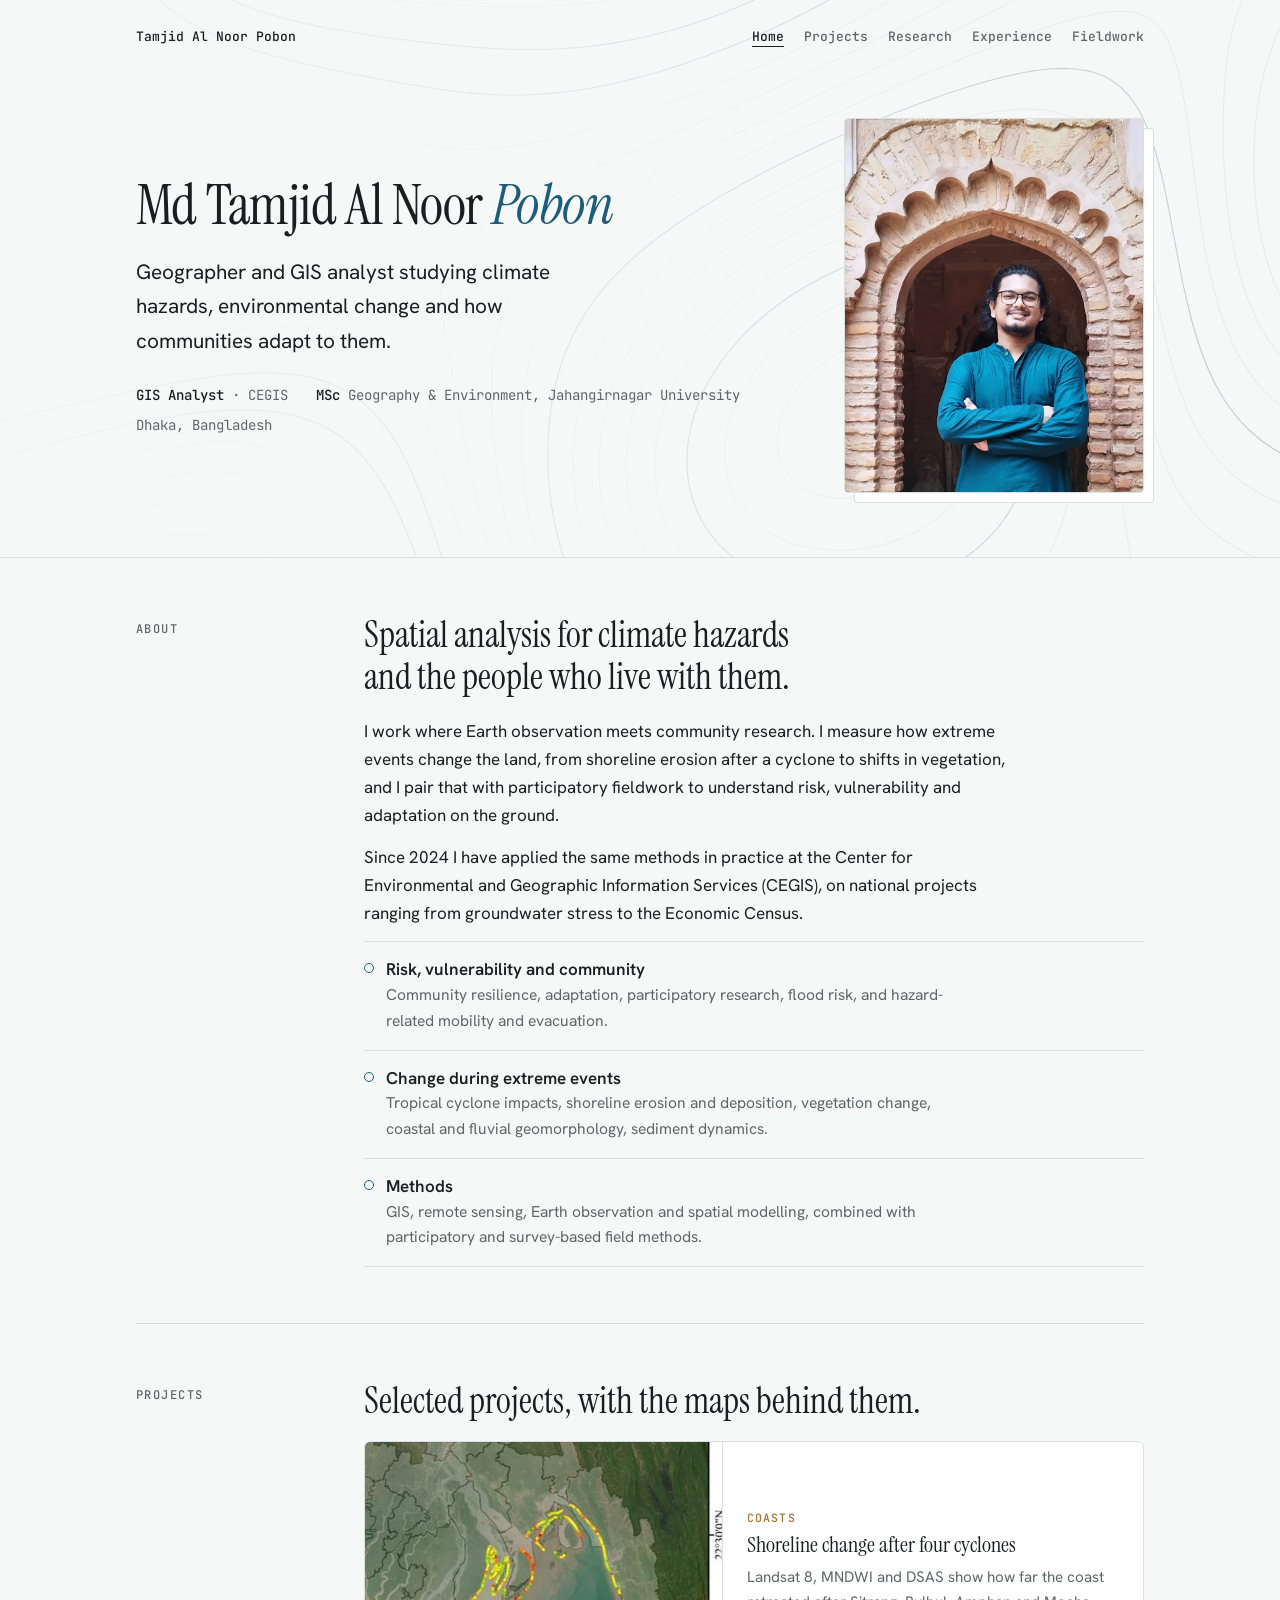
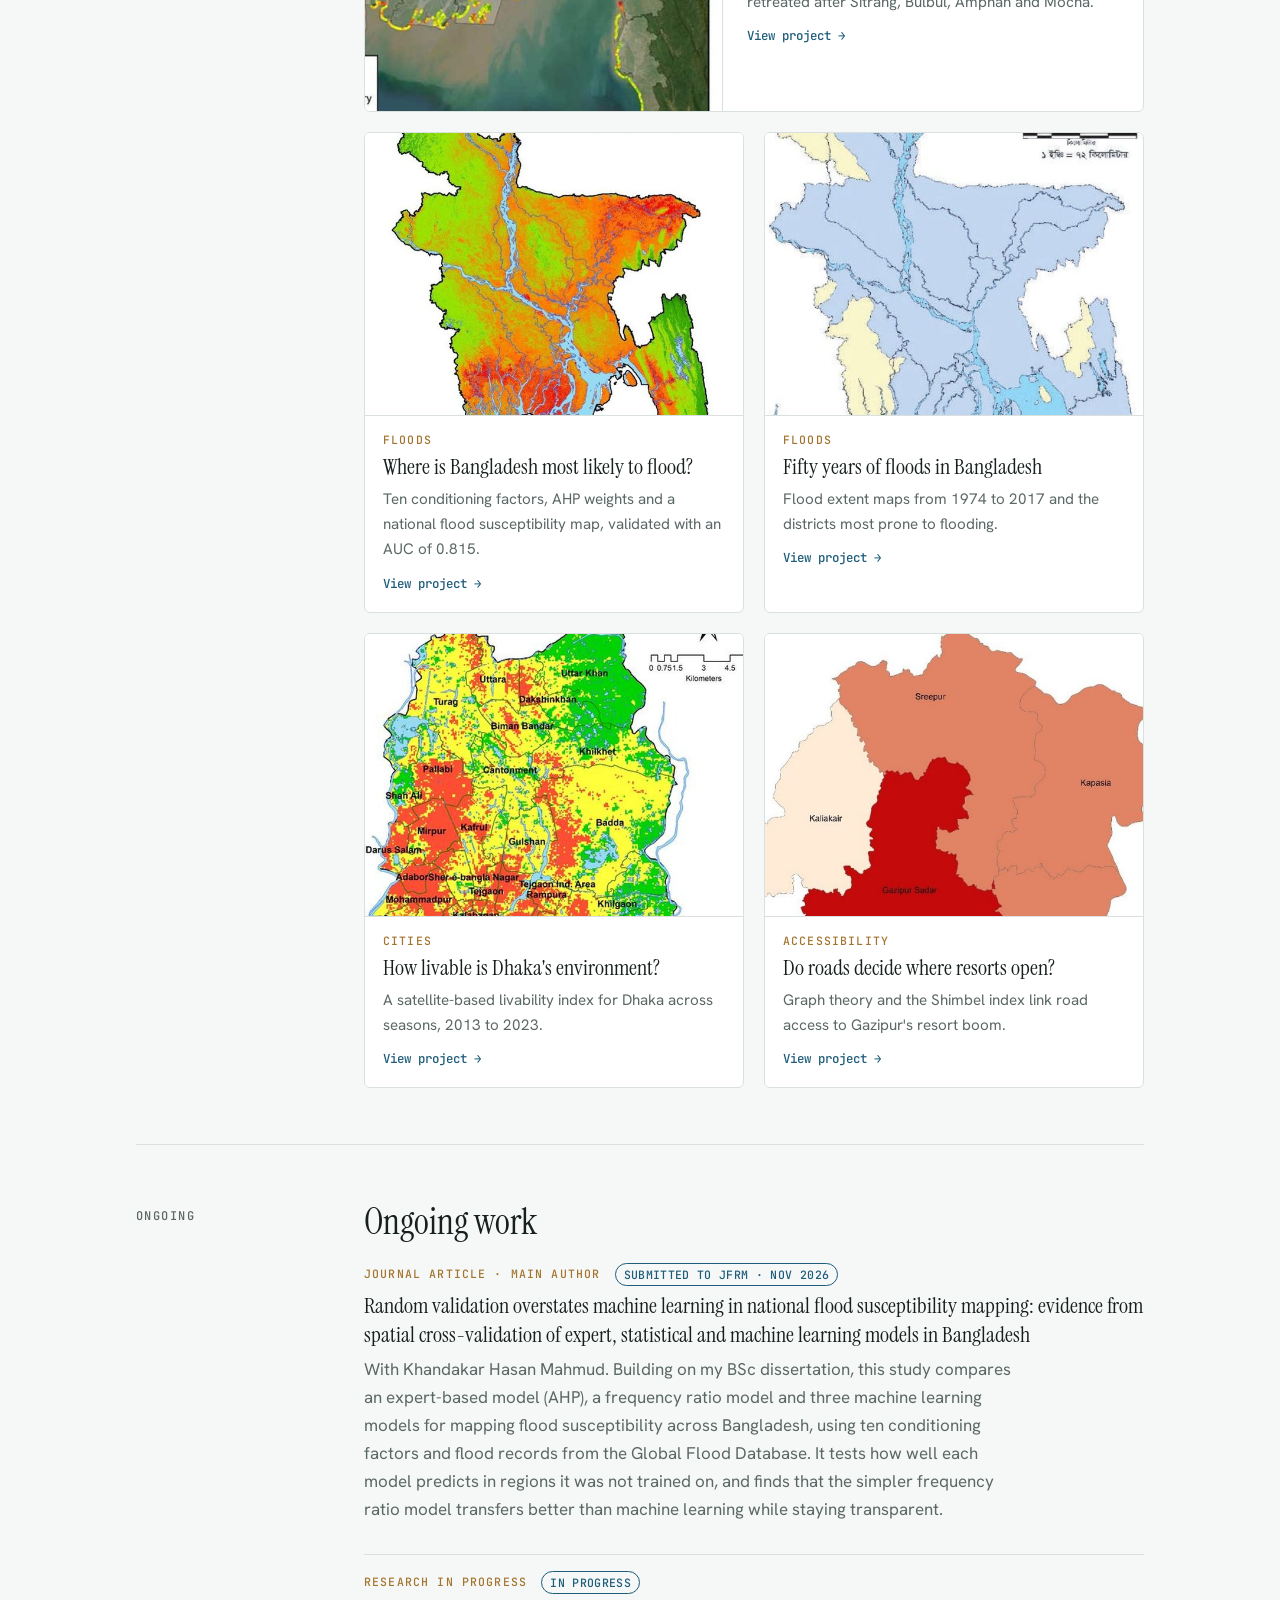
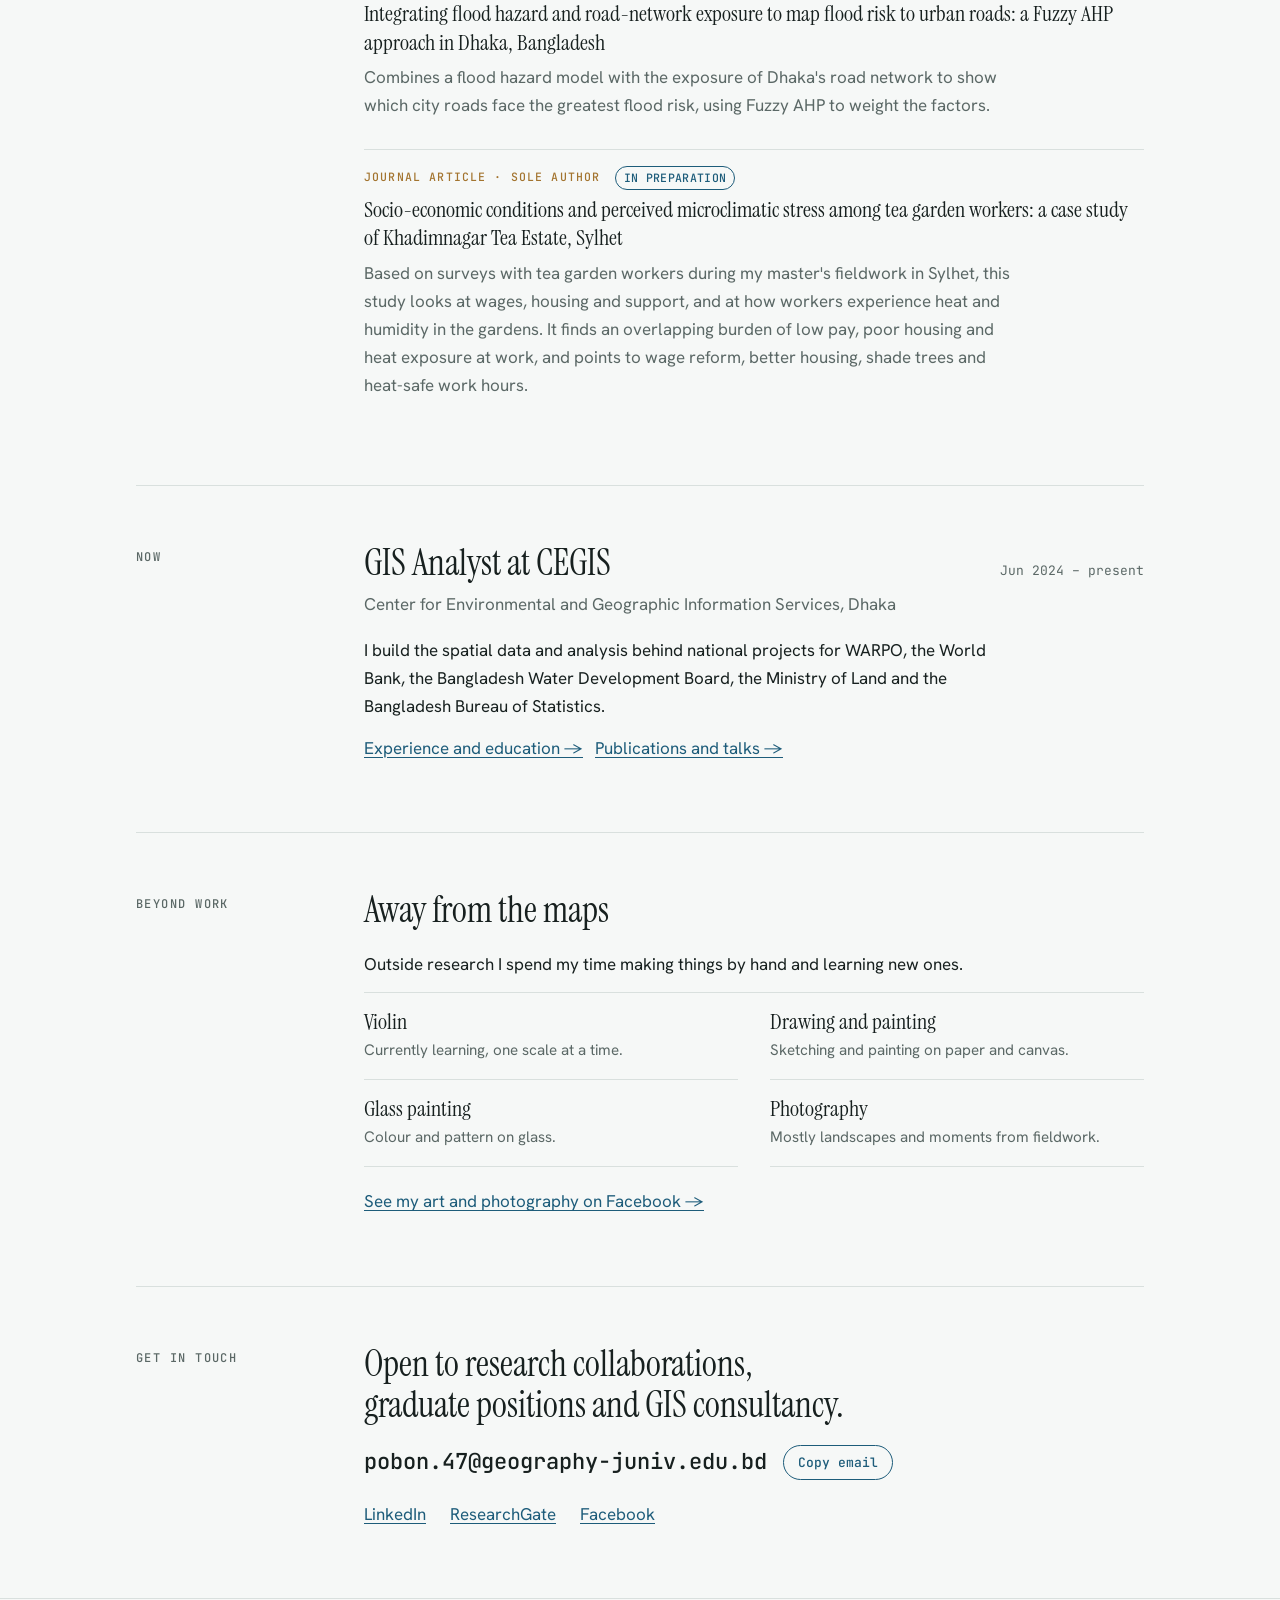
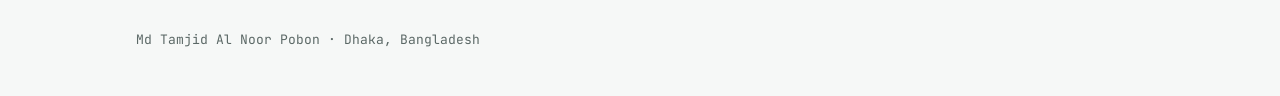
<file: index.html>
<!doctype html>
<html lang="en">
<head>
<meta charset="utf-8">
<meta name="viewport" content="width=device-width, initial-scale=1, viewport-fit=cover">
<title>Tamjid Al Noor Pobon</title>
<meta name="description" content="Md Tamjid Al Noor Pobon: GIS analyst and geographer researching climate hazards, environmental change and community resilience.">
<link rel="preconnect" href="https://fonts.googleapis.com">
<link rel="stylesheet" href="https://fonts.googleapis.com/css2?family=Instrument+Serif:ital@0;1&family=Hanken+Grotesk:wght@400;500;600&family=JetBrains+Mono:wght@400;500&display=swap">
<link rel="stylesheet" href="style.css?v=20261027">
<style>html,body{margin:0}img{max-width:100%}</style>
</head>
<body>
<header>
  <canvas id="contours" aria-hidden="true"></canvas>
  <div class="wrap hero">
    <nav aria-label="Pages">
      <a class="home" href="index.html">Tamjid Al Noor Pobon</a>
      <ul><li><a href="index.html" aria-current="page">Home</a></li><li><a href="index.html#projects">Projects</a></li><li><a href="research.html">Research</a></li><li><a href="experience.html">Experience</a></li><li><a href="fieldwork.html">Fieldwork</a></li></ul>
    </nav>
    <div class="intro">
      <div class="intro-text">
        <h1>Md Tamjid Al Noor <em>Pobon</em></h1>
        <p class="lede">Geographer and GIS analyst studying climate hazards, environmental change and how communities adapt to them.</p>
        <div class="meta">
          <span><b>GIS Analyst</b> · CEGIS</span>
          <span><b>MSc</b> Geography &amp; Environment, Jahangirnagar University</span>
          <span>Dhaka, Bangladesh</span>
        </div>
      </div>
      <figure class="portrait"><img src="pobon.jpg" width="880" height="1100" alt="Portrait of Md Tamjid Al Noor Pobon standing in front of a carved brick archway"></figure>
    </div>
  </div>
</header>

<main class="wrap">
  <section id="about">
    <div class="label">About</div>
    <div class="content">
      <h2>Spatial analysis for climate hazards and the people who live with them.</h2>
      <p>I work where Earth observation meets community research. I measure how extreme events change the land, from shoreline erosion after a cyclone to shifts in vegetation, and I pair that with participatory fieldwork to understand risk, vulnerability and adaptation on the ground.</p>
      <p>Since 2024 I have applied the same methods in practice at the Center for Environmental and Geographic Information Services (CEGIS), on national projects ranging from groundwater stress to the Economic Census.</p>
      <ul class="interests" aria-label="Research interests">
        <li><div><h3>Risk, vulnerability and community</h3><span>Community resilience, adaptation, participatory research, flood risk, and hazard-related mobility and evacuation.</span></div></li>
        <li><div><h3>Change during extreme events</h3><span>Tropical cyclone impacts, shoreline erosion and deposition, vegetation change, coastal and fluvial geomorphology, sediment dynamics.</span></div></li>
        <li><div><h3>Methods</h3><span>GIS, remote sensing, Earth observation and spatial modelling, combined with participatory and survey-based field methods.</span></div></li>
      </ul>
    </div>
  </section>

  <section id="projects">
    <div class="label">Projects</div>
    <div class="content">
      <h2>Selected projects, with the maps behind them.</h2>
      <div class="cards">
        <a class="card wide" href="shoreline.html"><img src="thumb_amphan.jpg" width="640" height="480" alt=""><div class="body"><span class="kind" style="margin:0">Coasts</span><h3>Shoreline change after four cyclones</h3><p>Landsat 8, MNDWI and DSAS show how far the coast retreated after Sitrang, Bulbul, Amphan and Mocha.</p><span class="go">View project →</span></div></a>
        <a class="card" href="susceptibility.html"><img src="thumb_fs_final.jpg" width="640" height="480" alt=""><div class="body"><span class="kind" style="margin:0">Floods</span><h3>Where is Bangladesh most likely to flood?</h3><p>Ten conditioning factors, AHP weights and a national flood susceptibility map, validated with an AUC of 0.815.</p><span class="go">View project →</span></div></a>
        <a class="card" href="floods.html"><img src="thumb_f1998.jpg" width="640" height="480" alt=""><div class="body"><span class="kind" style="margin:0">Floods</span><h3>Fifty years of floods in Bangladesh</h3><p>Flood extent maps from 1974 to 2017 and the districts most prone to flooding.</p><span class="go">View project →</span></div></a>
        <a class="card" href="dhaka.html"><img src="thumb_darea.jpg" width="640" height="480" alt=""><div class="body"><span class="kind" style="margin:0">Cities</span><h3>How livable is Dhaka's environment?</h3><p>A satellite-based livability index for Dhaka across seasons, 2013 to 2023.</p><span class="go">View project →</span></div></a>
        <a class="card" href="gazipur.html"><img src="thumb_gacc.jpg" width="640" height="480" alt=""><div class="body"><span class="kind" style="margin:0">Accessibility</span><h3>Do roads decide where resorts open?</h3><p>Graph theory and the Shimbel index link road access to Gazipur's resort boom.</p><span class="go">View project →</span></div></a>
      </div>
    </div>
  </section>

  <section id="ongoing">
    <div class="label">Ongoing</div>
    <div class="content">
      <h2>Ongoing work</h2>
      <div class="entry">
        <div class="kind">Journal article · Main author <span class="pill">Submitted to JFRM · Nov 2026</span></div>
        <h3>Random validation overstates machine learning in national flood susceptibility mapping: evidence from spatial cross-validation of expert, statistical and machine learning models in Bangladesh</h3>
        <p class="muted" style="margin-top:6px">With Khandakar Hasan Mahmud. Building on my BSc dissertation, this study compares an expert-based model (AHP), a frequency ratio model and three machine learning models for mapping flood susceptibility across Bangladesh, using ten conditioning factors and flood records from the Global Flood Database. It tests how well each model predicts in regions it was not trained on, and finds that the simpler frequency ratio model transfers better than machine learning while staying transparent.</p>
      </div>
      <div class="entry">
        <div class="kind">Research in progress <span class="pill">In progress</span></div>
        <h3>Integrating flood hazard and road-network exposure to map flood risk to urban roads: a Fuzzy AHP approach in Dhaka, Bangladesh</h3>
        <p class="muted" style="margin-top:6px">Combines a flood hazard model with the exposure of Dhaka's road network to show which city roads face the greatest flood risk, using Fuzzy AHP to weight the factors.</p>
      </div>
      <div class="entry">
        <div class="kind">Journal article · Sole author <span class="pill">In preparation</span></div>
        <h3>Socio-economic conditions and perceived microclimatic stress among tea garden workers: a case study of Khadimnagar Tea Estate, Sylhet</h3>
        <p class="muted" style="margin-top:6px">Based on surveys with tea garden workers during my master's fieldwork in Sylhet, this study looks at wages, housing and support, and at how workers experience heat and humidity in the gardens. It finds an overlapping burden of low pay, poor housing and heat exposure at work, and points to wage reform, better housing, shade trees and heat-safe work hours.</p>
      </div>
    </div>
  </section>

  <section id="now">
    <div class="label">Now</div>
    <div class="content">
      <div class="role"><h2 style="margin:0">GIS Analyst at CEGIS</h2><span class="when">Jun 2024 – present</span></div>
      <p class="org">Center for Environmental and Geographic Information Services, Dhaka</p>
      <p>I build the spatial data and analysis behind national projects for WARPO, the World Bank, the Bangladesh Water Development Board, the Ministry of Land and the Bangladesh Bureau of Statistics.</p>
      <p><a href="experience.html">Experience and education →</a> &nbsp; <a href="research.html">Publications and talks →</a></p>
    </div>
  </section>
  <section id="beyond">
    <div class="label">Beyond work</div>
    <div class="content">
      <h2>Away from the maps</h2>
      <p>Outside research I spend my time making things by hand and learning new ones.</p>
      <ul class="hobbies">
        <li><b>Violin</b><span>Currently learning, one scale at a time.</span></li>
        <li><b>Drawing and painting</b><span>Sketching and painting on paper and canvas.</span></li>
        <li><b>Glass painting</b><span>Colour and pattern on glass.</span></li>
        <li><b>Photography</b><span>Mostly landscapes and moments from fieldwork.</span></li>
      </ul>
      <p style="margin-top:20px"><a href="https://www.facebook.com/share/1HWETfEWin/">See my art and photography on Facebook →</a></p>
    </div>
  </section>

  <section id="contact">
    <div class="label">Get in touch</div>
    <div class="content">
      <h2>Open to research collaborations, graduate positions and GIS consultancy.</h2>
      <div class="contact">
        <span class="email" id="email">pobon.47@geography-juniv.edu.bd</span>
        <button type="button" id="copy">Copy email</button>
      </div>
      <p style="margin-top:20px;display:flex;flex-wrap:wrap;gap:8px 24px"><a href="https://www.linkedin.com/in/md-tamjid-al-noor-pobon-41398a192">LinkedIn</a><a href="https://www.researchgate.net/profile/Md-Tamjid-Al-Noor-Pobon">ResearchGate</a><a href="https://www.facebook.com/share/1GdF9u3Dz2/">Facebook</a></p>
    </div>
  </section>
</main>

<footer>
  <div class="wrap">Md Tamjid Al Noor Pobon · Dhaka, Bangladesh</div>
</footer>
<script src="script.js?v=20261027"></script>
</body>
</html>
</file>
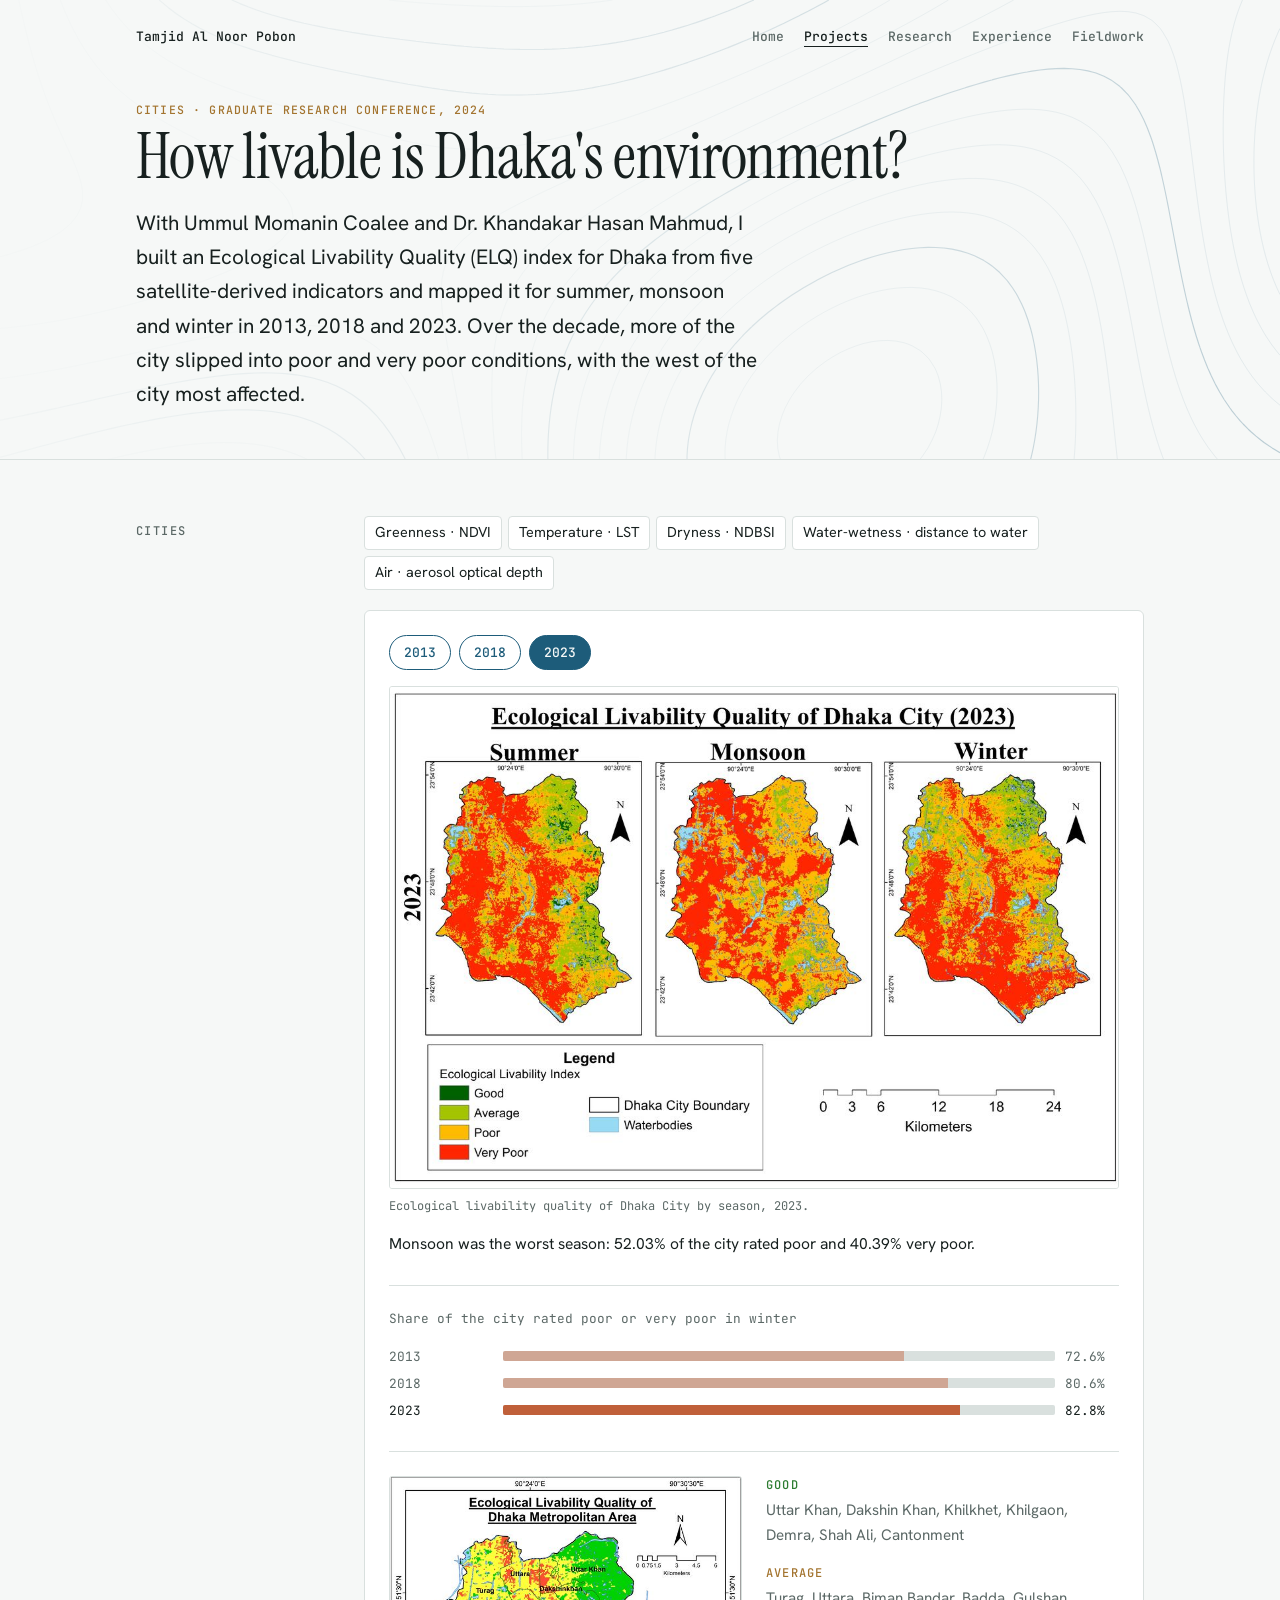
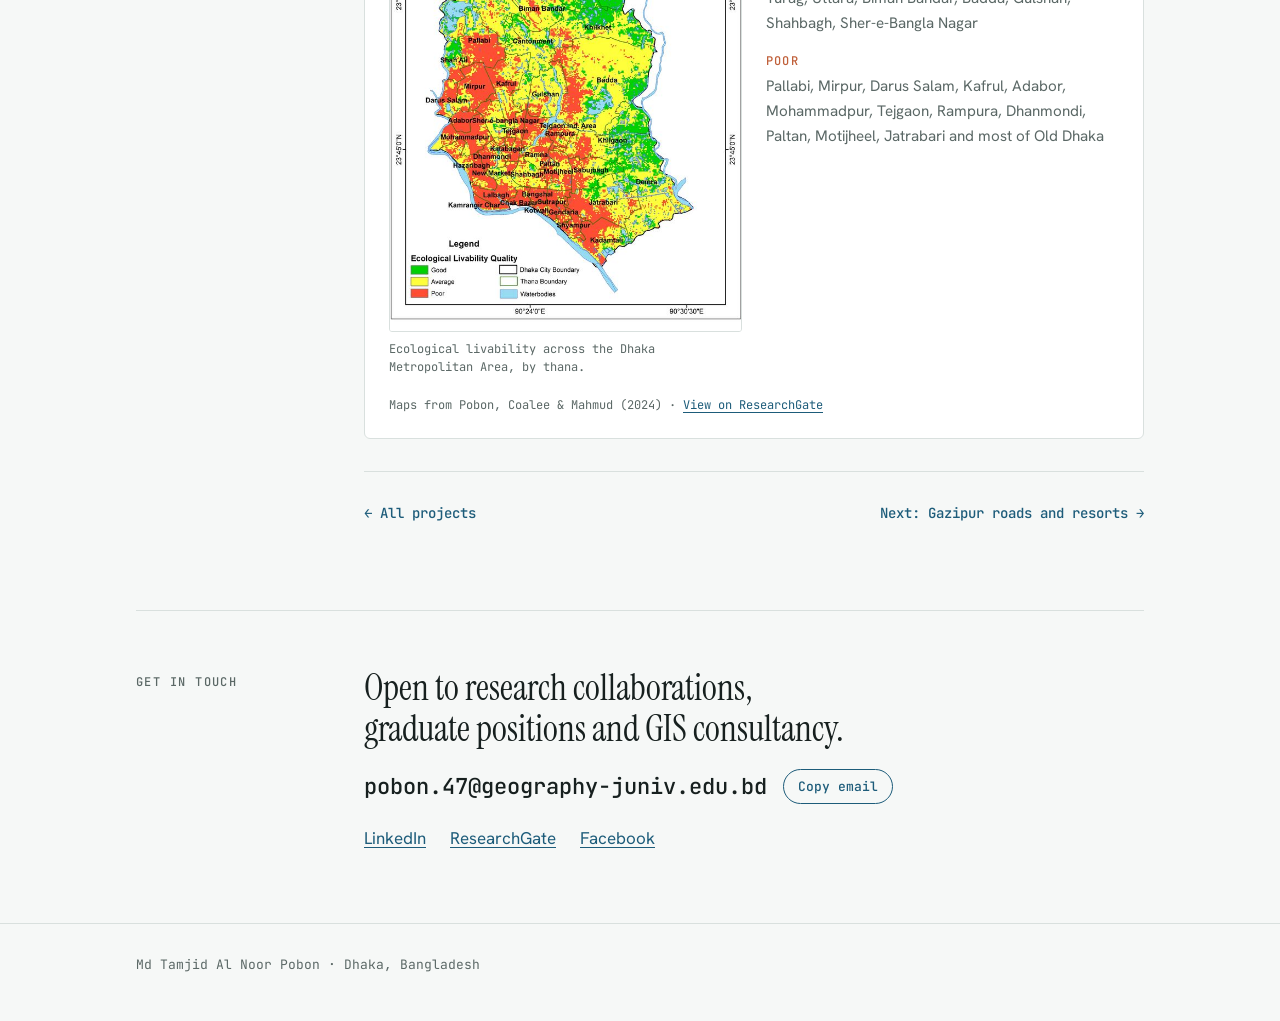
<file: dhaka.html>
<!doctype html>
<html lang="en">
<head>
<meta charset="utf-8">
<meta name="viewport" content="width=device-width, initial-scale=1, viewport-fit=cover">
<title>How livable is Dhaka's environment?</title>
<meta name="description" content="With Ummul Momanin Coalee and Dr. Khandakar Hasan Mahmud, I built an Ecological Livability Quality (ELQ) index for Dhaka from five satellite-derived indica">
<link rel="preconnect" href="https://fonts.googleapis.com">
<link rel="stylesheet" href="https://fonts.googleapis.com/css2?family=Instrument+Serif:ital@0;1&family=Hanken+Grotesk:wght@400;500;600&family=JetBrains+Mono:wght@400;500&display=swap">
<link rel="stylesheet" href="style.css?v=20261027">
<style>html,body{margin:0}img{max-width:100%}</style>
</head>
<body>
<header>
  <canvas id="contours" aria-hidden="true"></canvas>
  <div class="wrap hero hero-sm">
    <nav aria-label="Pages">
      <a class="home" href="index.html">Tamjid Al Noor Pobon</a>
      <ul><li><a href="index.html">Home</a></li><li><a href="index.html#projects" aria-current="page">Projects</a></li><li><a href="research.html">Research</a></li><li><a href="experience.html">Experience</a></li><li><a href="fieldwork.html">Fieldwork</a></li></ul>
    </nav>
    <div class="kind">Cities · Graduate Research Conference, 2024</div>
    <h1 class="pagetitle">How livable is Dhaka's environment?</h1>
    <p class="lede" style="margin:0;max-width:52ch">With Ummul Momanin Coalee and Dr. Khandakar Hasan Mahmud, I built an Ecological Livability Quality (ELQ) index for Dhaka from five satellite-derived indicators and mapped it for summer, monsoon and winter in 2013, 2018 and 2023. Over the decade, more of the city slipped into poor and very poor conditions, with the west of the city most affected.</p>
  </div>
</header>

<main class="wrap">
  <section>
    <div class="label">Cities</div>
    <div class="content">
      <div class="methods" aria-label="Indicators in the index" style="display:flex;flex-wrap:wrap;gap:6px;margin-bottom:20px">
        <span class="tag">Greenness · NDVI</span><span class="tag">Temperature · LST</span><span class="tag">Dryness · NDBSI</span><span class="tag">Water-wetness · distance to water</span><span class="tag">Air · aerosol optical depth</span>
      </div>

      <div class="feature">
        <div class="tabs" role="tablist" aria-label="Year">
          <button type="button" role="tab" data-d="D2013" aria-selected="false">2013</button>
          <button type="button" role="tab" data-d="D2018" aria-selected="false">2018</button>
          <button type="button" role="tab" data-d="D2023" aria-selected="true">2023</button>
        </div>
        <figure><img id="dkimg" src="d2023.jpg" width="1100" height="757" alt="Maps of ecological livability quality of Dhaka City in summer, monsoon and winter 2023"><figcaption id="dkcap">Ecological livability quality of Dhaka City by season, 2023.</figcaption></figure>
        <p id="dknote" style="font-size:.975rem;margin:16px 0 0">Monsoon was the worst season: 52.03% of the city rated poor and 40.39% very poor.</p>

        <div style="margin-top:28px;padding-top:24px;border-top:1px solid var(--line)">
          <div class="statlabel" style="margin:0 0 4px">Share of the city rated poor or very poor in winter</div>
          <ul class="bars dkbars" aria-label="Share of Dhaka rated poor or very poor in winter, by year">
            <li data-d="D2013"><span>2013</span><span class="track"><span class="fill" style="width:72.56%;display:block"></span></span><span>72.6%</span></li>
            <li data-d="D2018"><span>2018</span><span class="track"><span class="fill" style="width:80.60%;display:block"></span></span><span>80.6%</span></li>
            <li data-d="D2023" class="on"><span>2023</span><span class="track"><span class="fill" style="width:82.80%;display:block"></span></span><span>82.8%</span></li>
          </ul>
        </div>

        <div class="top" style="margin:32px 0 0;padding-top:24px;border-top:1px solid var(--line)">
          <figure><img src="darea.jpg" width="640" height="828" alt="Map of ecological livability quality across the thanas of the Dhaka Metropolitan Area"><figcaption>Ecological livability across the Dhaka Metropolitan Area, by thana.</figcaption></figure>
          <dl class="areas">
            <div><dt style="color:var(--good)">Good</dt><dd>Uttar Khan, Dakshin Khan, Khilkhet, Khilgaon, Demra, Shah Ali, Cantonment</dd></div>
            <div><dt style="color:var(--sediment)">Average</dt><dd>Turag, Uttara, Biman Bandar, Badda, Gulshan, Shahbagh, Sher-e-Bangla Nagar</dd></div>
            <div><dt style="color:var(--erode)">Poor</dt><dd>Pallabi, Mirpur, Darus Salam, Kafrul, Adabor, Mohammadpur, Tejgaon, Rampura, Dhanmondi, Paltan, Motijheel, Jatrabari and most of Old Dhaka</dd></div>
          </dl>
        </div>
        <p class="muted" style="font:400 .75rem/1.5 var(--mono);margin:20px 0 0">Maps from Pobon, Coalee &amp; Mahmud (2024) · <a href="https://www.researchgate.net/publication/380403816_Spatiotemporal_Analysis_of_Urban_Ecological_Livability_Quality_of_Dhaka_City_Using_GIS_and_Remote_Sensing_Techniques">View on ResearchGate</a></p>
      </div>
      <div class="next"><a href="index.html#projects">← All projects</a><a href="gazipur.html">Next: Gazipur roads and resorts →</a></div>
    </div>
  </section>
  <section id="contact">
    <div class="label">Get in touch</div>
    <div class="content">
      <h2>Open to research collaborations, graduate positions and GIS consultancy.</h2>
      <div class="contact">
        <span class="email" id="email">pobon.47@geography-juniv.edu.bd</span>
        <button type="button" id="copy">Copy email</button>
      </div>
      <p style="margin-top:20px;display:flex;flex-wrap:wrap;gap:8px 24px"><a href="https://www.linkedin.com/in/md-tamjid-al-noor-pobon-41398a192">LinkedIn</a><a href="https://www.researchgate.net/profile/Md-Tamjid-Al-Noor-Pobon">ResearchGate</a><a href="https://www.facebook.com/share/1GdF9u3Dz2/">Facebook</a></p>
    </div>
  </section>
</main>

<footer>
  <div class="wrap">Md Tamjid Al Noor Pobon · Dhaka, Bangladesh</div>
</footer>
<script src="script.js?v=20261027"></script>
</body>
</html>
</file>
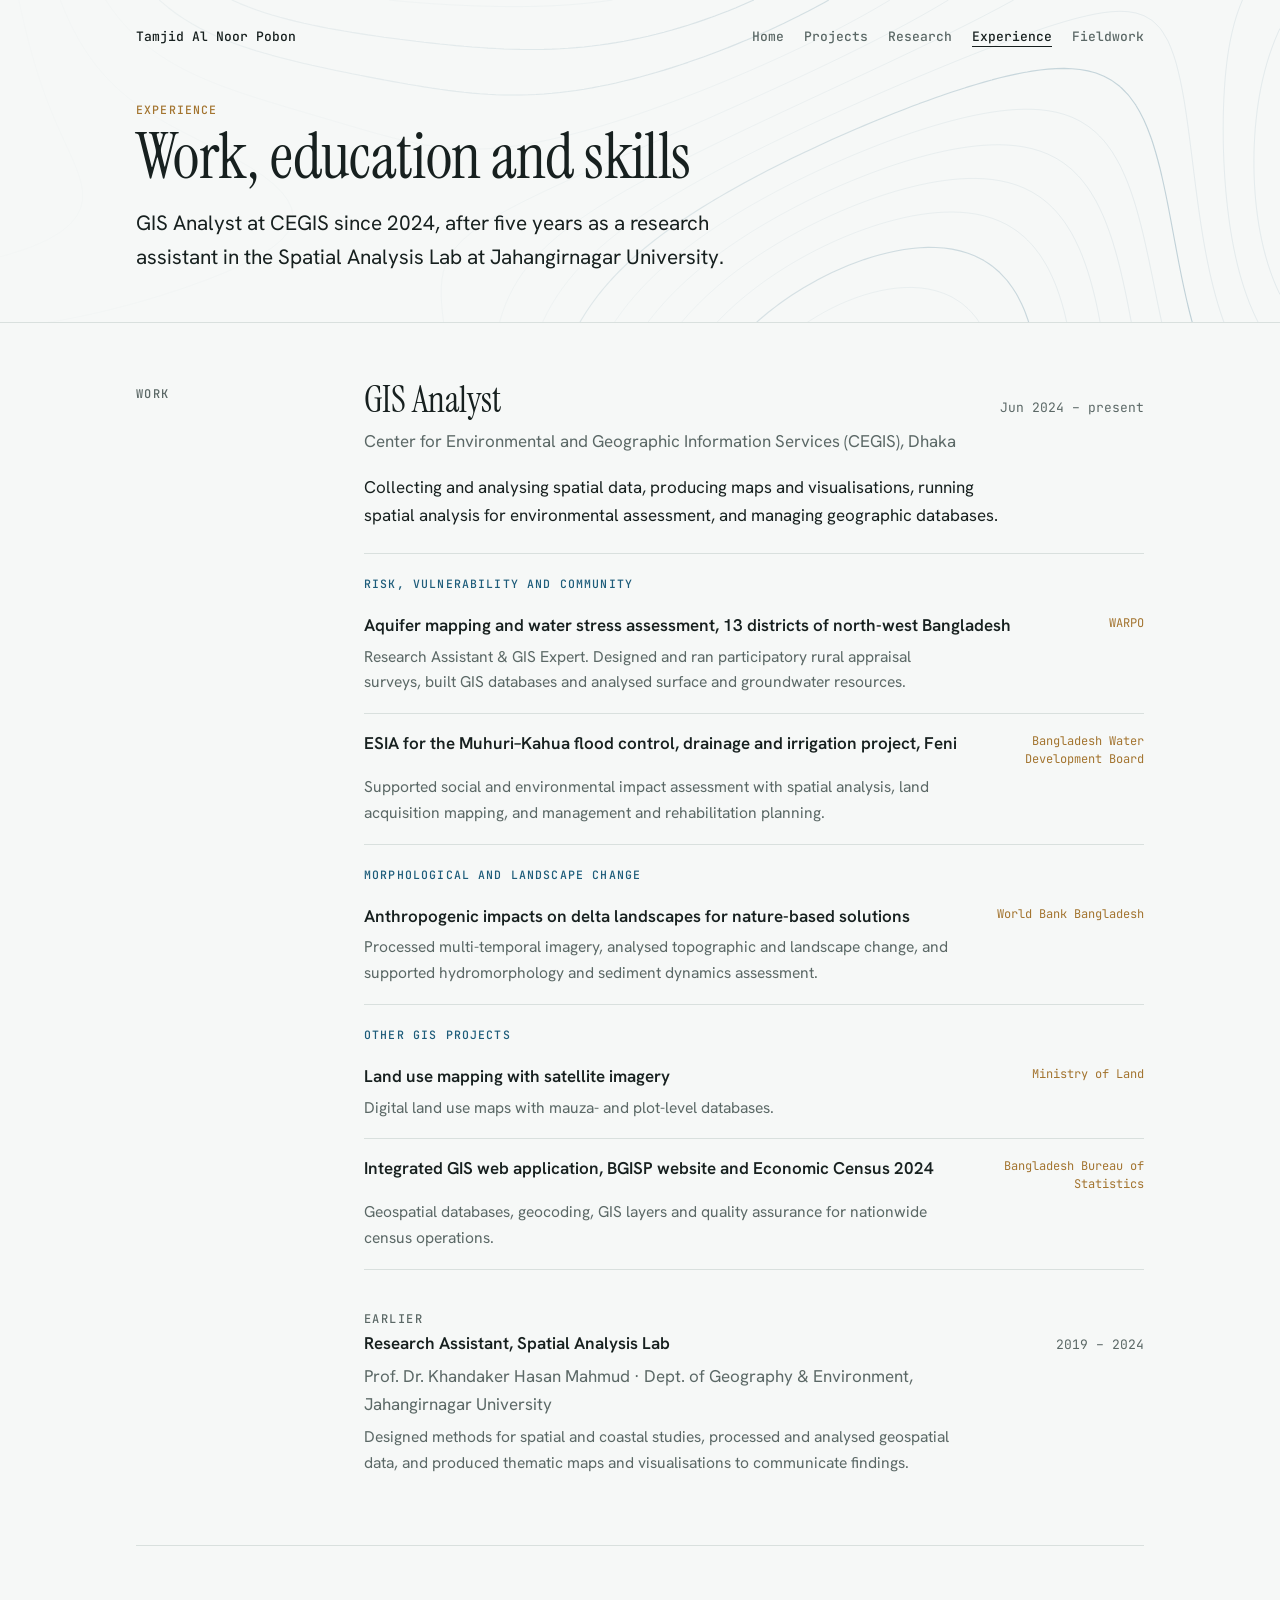
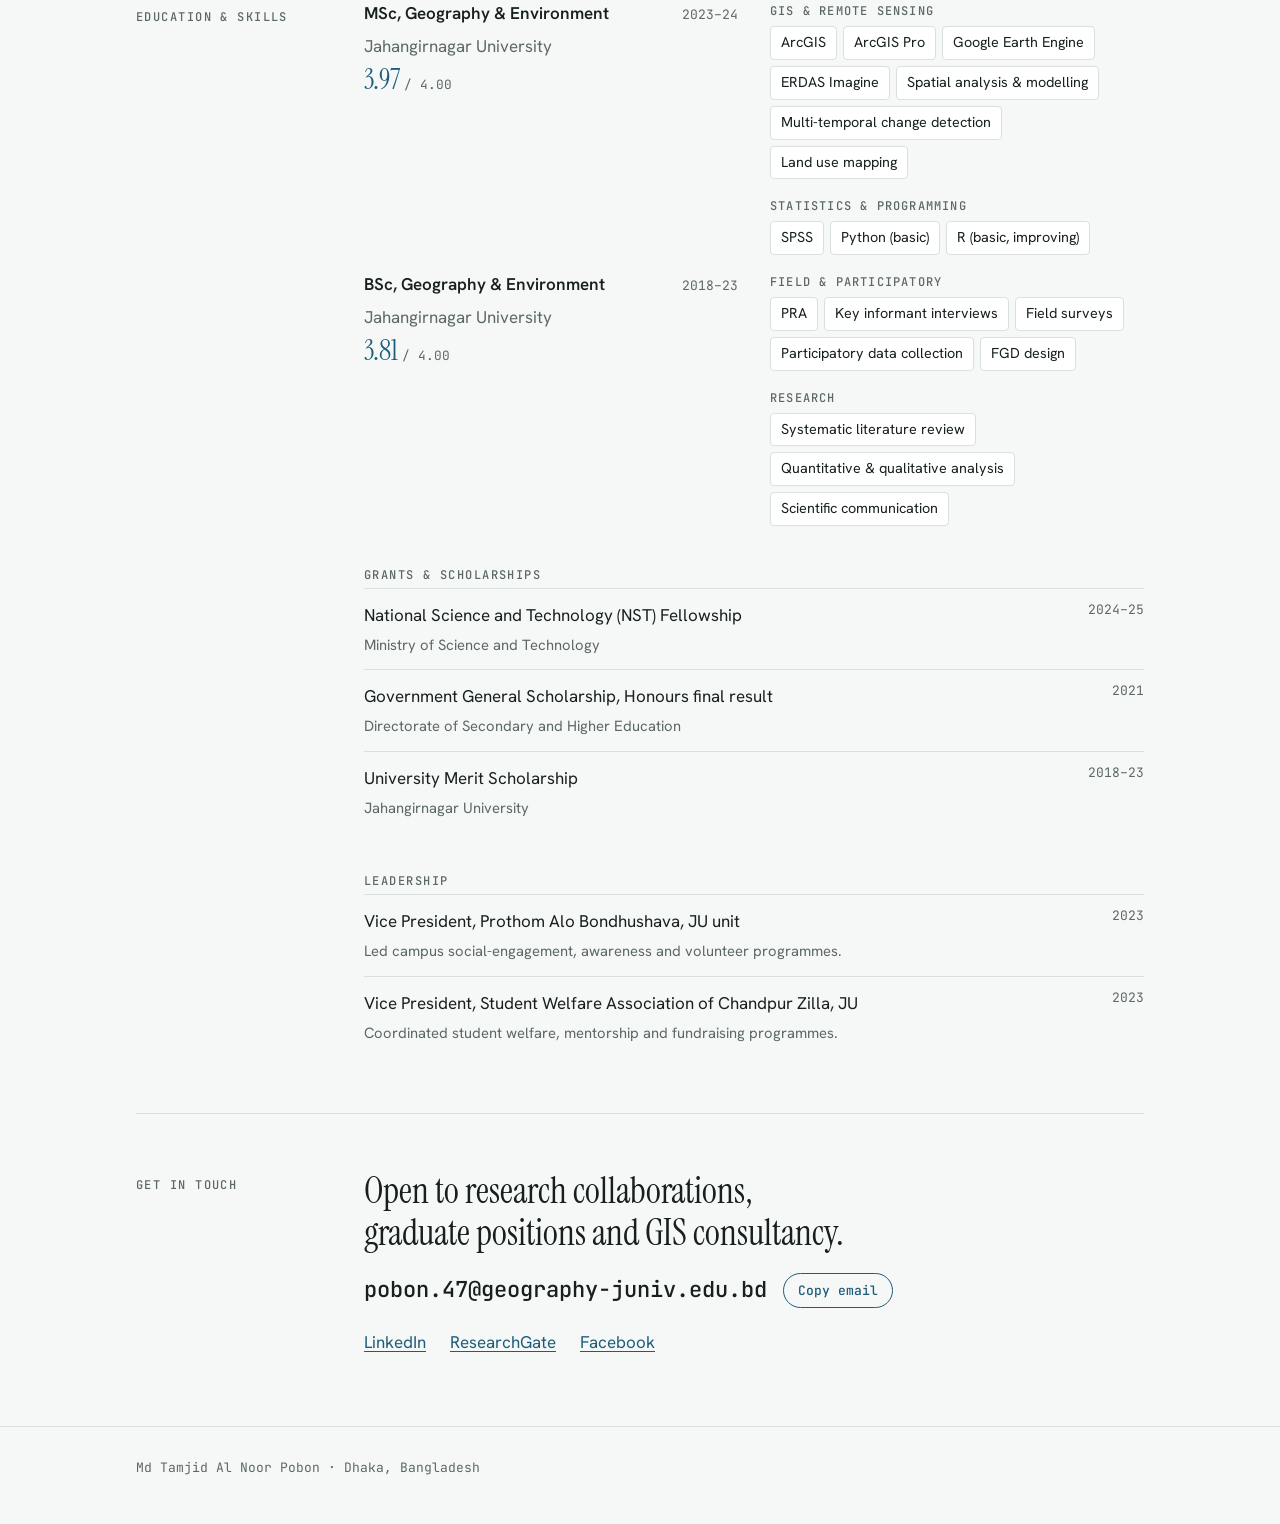
<file: experience.html>
<!doctype html>
<html lang="en">
<head>
<meta charset="utf-8">
<meta name="viewport" content="width=device-width, initial-scale=1, viewport-fit=cover">
<title>Experience and Education</title>
<meta name="description" content="Md Tamjid Al Noor Pobon: GIS analyst and geographer researching climate hazards, environmental change and community resilience.">
<link rel="preconnect" href="https://fonts.googleapis.com">
<link rel="stylesheet" href="https://fonts.googleapis.com/css2?family=Instrument+Serif:ital@0;1&family=Hanken+Grotesk:wght@400;500;600&family=JetBrains+Mono:wght@400;500&display=swap">
<link rel="stylesheet" href="style.css?v=20261027">
<style>html,body{margin:0}img{max-width:100%}</style>
</head>
<body>
<header>
  <canvas id="contours" aria-hidden="true"></canvas>
  <div class="wrap hero hero-sm">
    <nav aria-label="Pages">
      <a class="home" href="index.html">Tamjid Al Noor Pobon</a>
      <ul><li><a href="index.html">Home</a></li><li><a href="index.html#projects">Projects</a></li><li><a href="research.html">Research</a></li><li><a href="experience.html" aria-current="page">Experience</a></li><li><a href="fieldwork.html">Fieldwork</a></li></ul>
    </nav>
    <div class="kind">Experience</div>
    <h1 class="pagetitle">Work, education and skills</h1>
    <p class="lede" style="margin:0;max-width:52ch">GIS Analyst at CEGIS since 2024, after five years as a research assistant in the Spatial Analysis Lab at Jahangirnagar University.</p>
  </div>
</header>

<main class="wrap">
  <section id="work">
    <div class="label">Work</div>
    <div class="content">
      <div class="role"><h2 style="margin:0">GIS Analyst</h2><span class="when">Jun 2024 – present</span></div>
      <p class="org">Center for Environmental and Geographic Information Services (CEGIS), Dhaka</p>
      <p>Collecting and analysing spatial data, producing maps and visualisations, running spatial analysis for environmental assessment, and managing geographic databases.</p>
      <ul class="projects">
        <li class="group">Risk, vulnerability and community</li>
        <li><h3>Aquifer mapping and water stress assessment, 13 districts of north-west Bangladesh</h3><span class="client">WARPO</span>
          <p>Research Assistant &amp; GIS Expert. Designed and ran participatory rural appraisal surveys, built GIS databases and analysed surface and groundwater resources.</p></li>
        <li><h3>ESIA for the Muhuri–Kahua flood control, drainage and irrigation project, Feni</h3><span class="client">Bangladesh Water Development Board</span>
          <p>Supported social and environmental impact assessment with spatial analysis, land acquisition mapping, and management and rehabilitation planning.</p></li>
        <li class="group">Morphological and landscape change</li>
        <li><h3>Anthropogenic impacts on delta landscapes for nature-based solutions</h3><span class="client">World Bank Bangladesh</span>
          <p>Processed multi-temporal imagery, analysed topographic and landscape change, and supported hydromorphology and sediment dynamics assessment.</p></li>
        <li class="group">Other GIS projects</li>
        <li><h3>Land use mapping with satellite imagery</h3><span class="client">Ministry of Land</span>
          <p>Digital land use maps with mauza- and plot-level databases.</p></li>
        <li><h3>Integrated GIS web application, BGISP website and Economic Census 2024</h3><span class="client">Bangladesh Bureau of Statistics</span>
          <p>Geospatial databases, geocoding, GIS layers and quality assurance for nationwide census operations.</p></li>
      </ul>

      <p class="sub">Earlier</p>
      <div class="role"><h3>Research Assistant, Spatial Analysis Lab</h3><span class="when">2019 – 2024</span></div>
      <p class="org" style="margin-bottom:6px">Prof. Dr. Khandaker Hasan Mahmud · Dept. of Geography &amp; Environment, Jahangirnagar University</p>
      <p class="muted" style="font-size:.975rem">Designed methods for spatial and coastal studies, processed and analysed geospatial data, and produced thematic maps and visualisations to communicate findings.</p>
    </div>
  </section>

  <section id="education">
    <div class="label">Education &amp; skills</div>
    <div class="content">
      <div class="cols">
        <div class="edu">
          <div>
            <div class="role"><h3>MSc, Geography &amp; Environment</h3><span class="when">2023–24</span></div>
            <p class="org" style="margin:0 0 6px">Jahangirnagar University</p>
            <div class="gpa">3.97<small>/ 4.00</small></div>
          </div>
          <div>
            <div class="role"><h3>BSc, Geography &amp; Environment</h3><span class="when">2018–23</span></div>
            <p class="org" style="margin:0 0 6px">Jahangirnagar University</p>
            <div class="gpa">3.81<small>/ 4.00</small></div>
          </div>
        </div>
        <dl class="skills">
          <div><dt>GIS &amp; remote sensing</dt><dd><span class="tag">ArcGIS</span><span class="tag">ArcGIS Pro</span><span class="tag">Google Earth Engine</span><span class="tag">ERDAS Imagine</span><span class="tag">Spatial analysis &amp; modelling</span><span class="tag">Multi-temporal change detection</span><span class="tag">Land use mapping</span></dd></div>
          <div><dt>Statistics &amp; programming</dt><dd><span class="tag">SPSS</span><span class="tag">Python (basic)</span><span class="tag">R (basic, improving)</span></dd></div>
          <div><dt>Field &amp; participatory</dt><dd><span class="tag">PRA</span><span class="tag">Key informant interviews</span><span class="tag">Field surveys</span><span class="tag">Participatory data collection</span><span class="tag">FGD design</span></dd></div>
          <div><dt>Research</dt><dd><span class="tag">Systematic literature review</span><span class="tag">Quantitative &amp; qualitative analysis</span><span class="tag">Scientific communication</span></dd></div>
        </dl>
      </div>

      <p class="sub">Grants &amp; scholarships</p>
      <ul class="awards">
        <li><span>National Science and Technology (NST) Fellowship</span><span class="when">2024–25</span><span class="by">Ministry of Science and Technology</span></li>
        <li><span>Government General Scholarship, Honours final result</span><span class="when">2021</span><span class="by">Directorate of Secondary and Higher Education</span></li>
        <li><span>University Merit Scholarship</span><span class="when">2018–23</span><span class="by">Jahangirnagar University</span></li>
      </ul>

      <p class="sub">Leadership</p>
      <ul class="awards">
        <li><span>Vice President, Prothom Alo Bondhushava, JU unit</span><span class="when">2023</span><span class="by">Led campus social-engagement, awareness and volunteer programmes.</span></li>
        <li><span>Vice President, Student Welfare Association of Chandpur Zilla, JU</span><span class="when">2023</span><span class="by">Coordinated student welfare, mentorship and fundraising programmes.</span></li>
      </ul>
    </div>
  </section>
  <section id="contact">
    <div class="label">Get in touch</div>
    <div class="content">
      <h2>Open to research collaborations, graduate positions and GIS consultancy.</h2>
      <div class="contact">
        <span class="email" id="email">pobon.47@geography-juniv.edu.bd</span>
        <button type="button" id="copy">Copy email</button>
      </div>
      <p style="margin-top:20px;display:flex;flex-wrap:wrap;gap:8px 24px"><a href="https://www.linkedin.com/in/md-tamjid-al-noor-pobon-41398a192">LinkedIn</a><a href="https://www.researchgate.net/profile/Md-Tamjid-Al-Noor-Pobon">ResearchGate</a><a href="https://www.facebook.com/share/1GdF9u3Dz2/">Facebook</a></p>
    </div>
  </section>
</main>

<footer>
  <div class="wrap">Md Tamjid Al Noor Pobon · Dhaka, Bangladesh</div>
</footer>
<script src="script.js?v=20261027"></script>
</body>
</html>
</file>
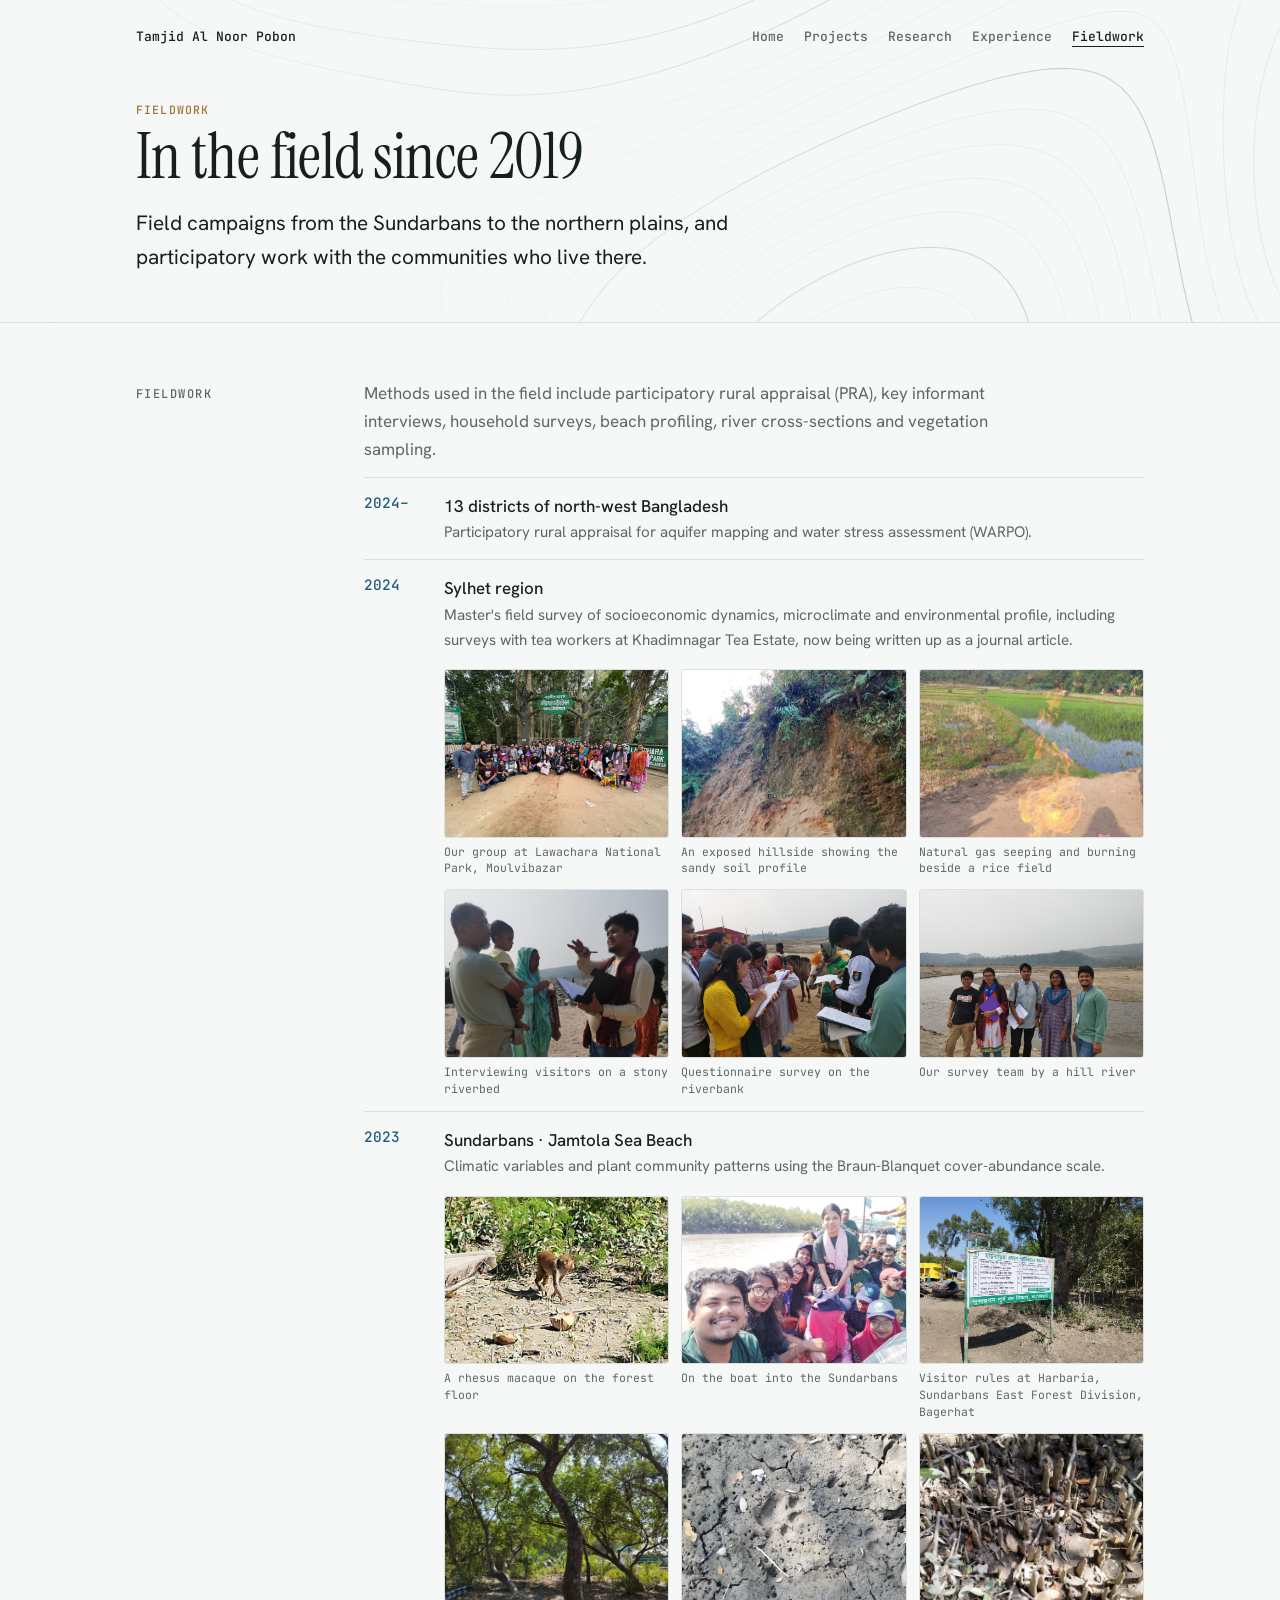
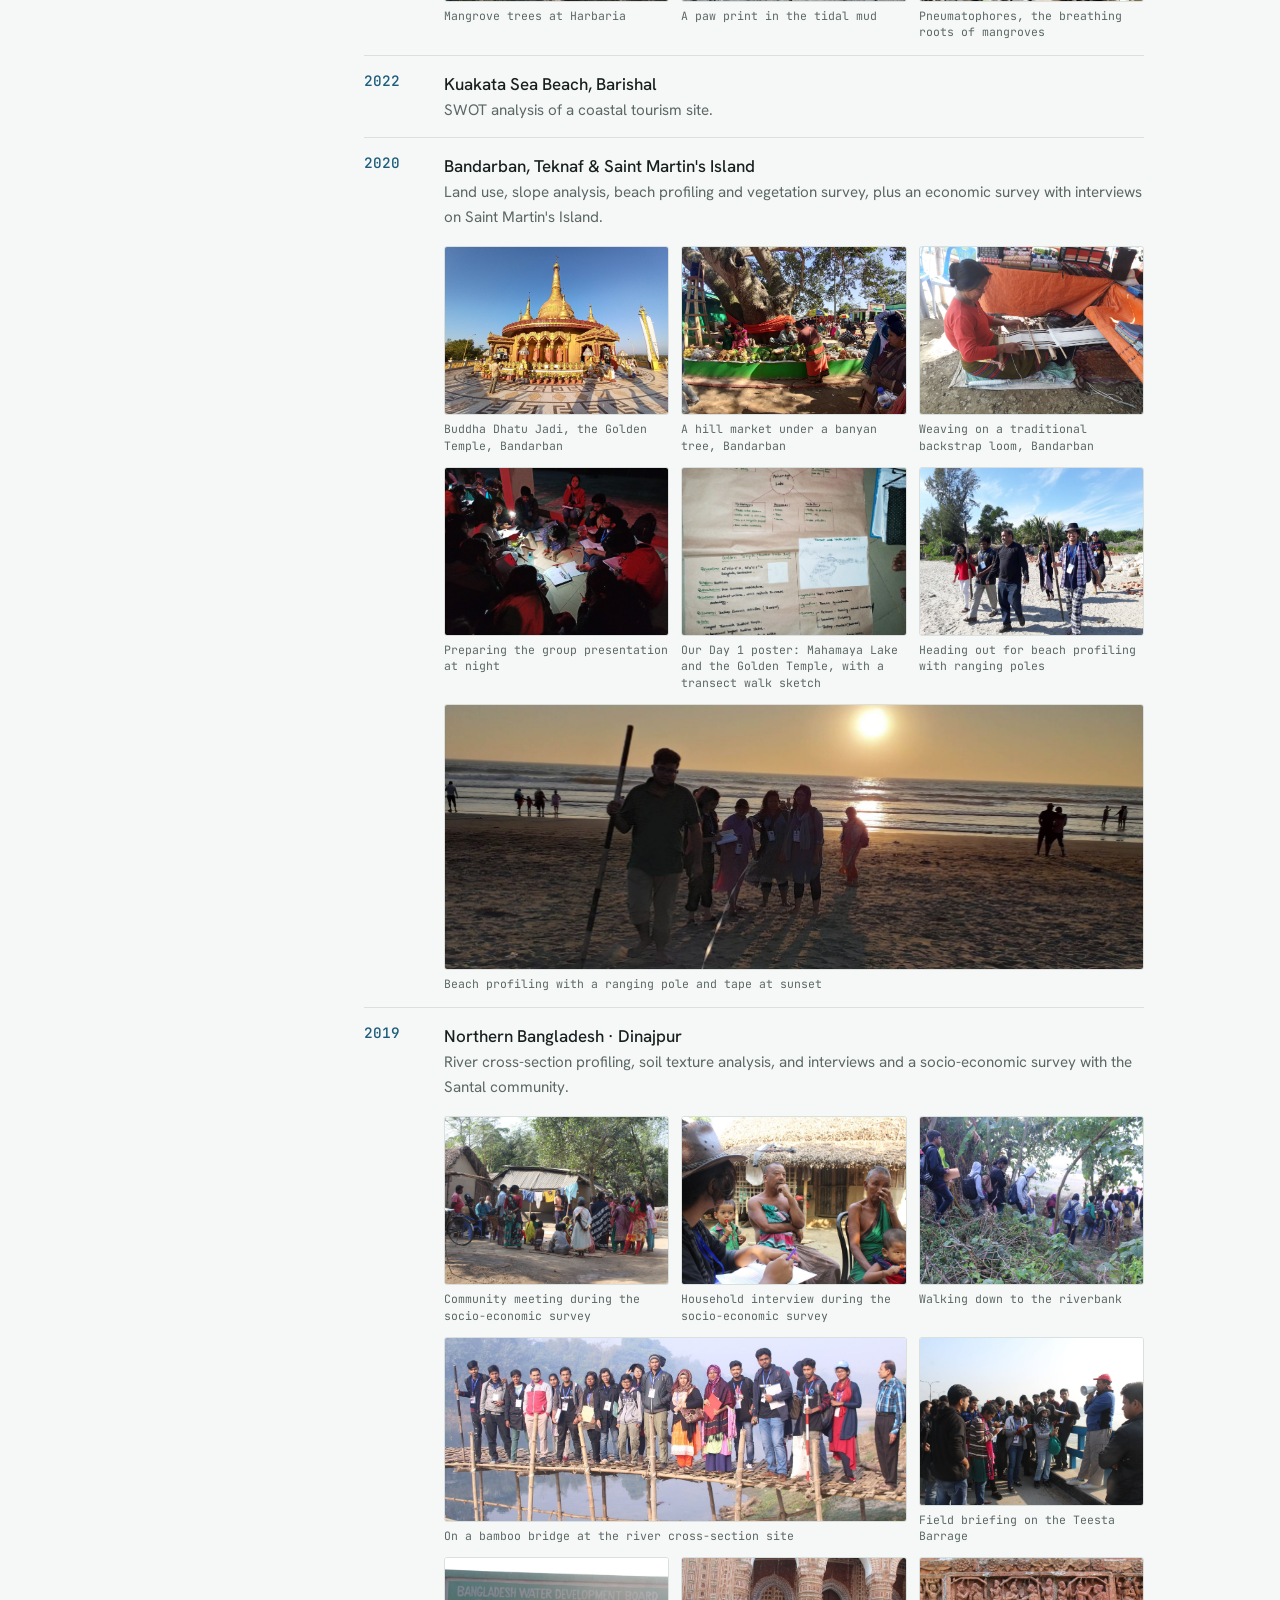
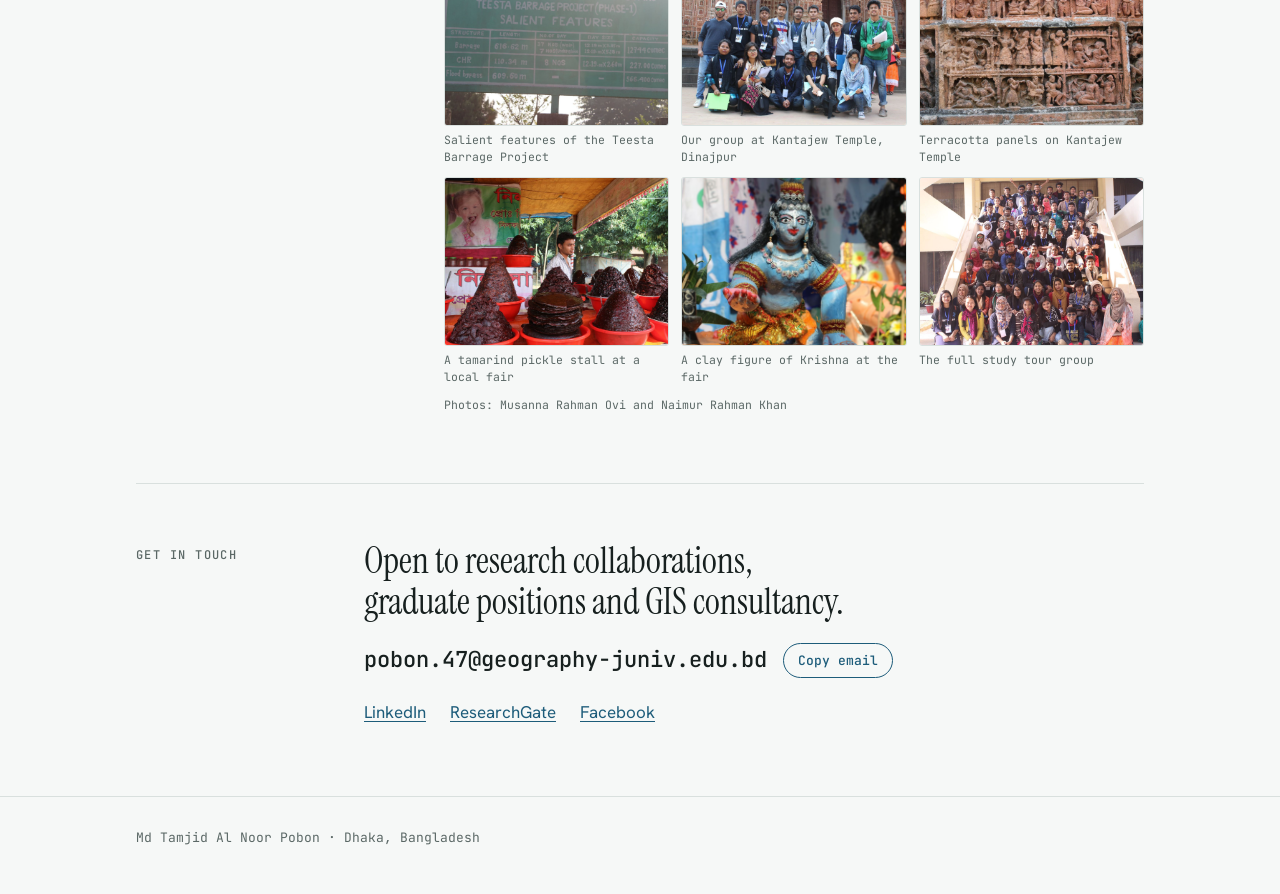
<file: fieldwork.html>
<!doctype html>
<html lang="en">
<head>
<meta charset="utf-8">
<meta name="viewport" content="width=device-width, initial-scale=1, viewport-fit=cover">
<title>Fieldwork</title>
<meta name="description" content="Md Tamjid Al Noor Pobon: GIS analyst and geographer researching climate hazards, environmental change and community resilience.">
<link rel="preconnect" href="https://fonts.googleapis.com">
<link rel="stylesheet" href="https://fonts.googleapis.com/css2?family=Instrument+Serif:ital@0;1&family=Hanken+Grotesk:wght@400;500;600&family=JetBrains+Mono:wght@400;500&display=swap">
<link rel="stylesheet" href="style.css?v=20261027">
<style>html,body{margin:0}img{max-width:100%}</style>
</head>
<body>
<header>
  <canvas id="contours" aria-hidden="true"></canvas>
  <div class="wrap hero hero-sm">
    <nav aria-label="Pages">
      <a class="home" href="index.html">Tamjid Al Noor Pobon</a>
      <ul><li><a href="index.html">Home</a></li><li><a href="index.html#projects">Projects</a></li><li><a href="research.html">Research</a></li><li><a href="experience.html">Experience</a></li><li><a href="fieldwork.html" aria-current="page">Fieldwork</a></li></ul>
    </nav>
    <div class="kind">Fieldwork</div>
    <h1 class="pagetitle">In the field since 2019</h1>
    <p class="lede" style="margin:0;max-width:52ch">Field campaigns from the Sundarbans to the northern plains, and participatory work with the communities who live there.</p>
  </div>
</header>

<main class="wrap">
  <section id="field">
    <div class="label">Fieldwork</div>
    <div class="content">
            <p class="muted">Methods used in the field include participatory rural appraisal (PRA), key informant interviews, household surveys, beach profiling, river cross-sections and vegetation sampling.</p>
      <ol class="timeline">
        <li><span class="yr">2024–</span><div><div class="place">13 districts of north-west Bangladesh</div><div class="what">Participatory rural appraisal for aquifer mapping and water stress assessment (WARPO).</div></div></li>
        <li><span class="yr">2024</span><div><div class="place">Sylhet region</div><div class="what">Master's field survey of socioeconomic dynamics, microclimate and environmental profile, including surveys with tea workers at Khadimnagar Tea Estate, now being written up as a journal article.</div>
          <div class="gallery">
            <figure><img src="sy_lawachara.jpg" width="1280" height="960" alt="Our group at Lawachara National Park, Moulvibazar" loading="lazy"><figcaption>Our group at Lawachara National Park, Moulvibazar</figcaption></figure>
            <figure class="top"><img src="sy_hillcut.jpg" width="1050" height="1400" alt="An exposed hillside showing the sandy soil profile" loading="lazy"><figcaption>An exposed hillside showing the sandy soil profile</figcaption></figure>
            <figure class="top"><img src="sy_gas.jpg" width="896" height="1280" alt="Natural gas seeping and burning beside a rice field" loading="lazy"><figcaption>Natural gas seeping and burning beside a rice field</figcaption></figure>
            <figure class="top"><img src="sy_interview.jpg" width="1050" height="1400" alt="Interviewing visitors on a stony riverbed" loading="lazy"><figcaption>Interviewing visitors on a stony riverbed</figcaption></figure>
            <figure><img src="sy_survey.jpg" width="1400" height="1050" alt="Questionnaire survey on the riverbank" loading="lazy"><figcaption>Questionnaire survey on the riverbank</figcaption></figure>
            <figure><img src="sy_team.jpg" width="1400" height="1050" alt="Our survey team by a hill river" loading="lazy"><figcaption>Our survey team by a hill river</figcaption></figure>
          </div></div></li>
        <li><span class="yr">2023</span><div><div class="place">Sundarbans · Jamtola Sea Beach</div><div class="what">Climatic variables and plant community patterns using the Braun-Blanquet cover-abundance scale.</div>
          <div class="gallery">
            <figure class="pos55"><img src="sb_macaque.jpg" width="1050" height="1400" alt="A rhesus macaque on the forest floor" loading="lazy"><figcaption>A rhesus macaque on the forest floor</figcaption></figure>
            <figure><img src="sb_boat.jpg" width="1152" height="864" alt="On the boat into the Sundarbans" loading="lazy"><figcaption>On the boat into the Sundarbans</figcaption></figure>
            <figure><img src="sb_sign.jpg" width="1280" height="960" alt="Visitor rules at Harbaria, Sundarbans East Forest Division, Bagerhat" loading="lazy"><figcaption>Visitor rules at Harbaria, Sundarbans East Forest Division, Bagerhat</figcaption></figure>
            <figure><img src="sb_tree.jpg" width="960" height="1280" alt="Mangrove trees at Harbaria" loading="lazy"><figcaption>Mangrove trees at Harbaria</figcaption></figure>
            <figure><img src="sb_pugmark.jpg" width="1280" height="960" alt="A paw print in the tidal mud" loading="lazy"><figcaption>A paw print in the tidal mud</figcaption></figure>
            <figure><img src="sb_roots.jpg" width="960" height="1280" alt="Pneumatophores, the breathing roots of mangroves" loading="lazy"><figcaption>Pneumatophores, the breathing roots of mangroves</figcaption></figure>
          </div></div></li>
        <li><span class="yr">2022</span><div><div class="place">Kuakata Sea Beach, Barishal</div><div class="what">SWOT analysis of a coastal tourism site.</div></div></li>
        <li><span class="yr">2020</span><div><div class="place">Bandarban, Teknaf &amp; Saint Martin's Island</div><div class="what">Land use, slope analysis, beach profiling and vegetation survey, plus an economic survey with interviews on Saint Martin's Island.</div>
          <div class="gallery">
            <figure><img src="bd_temple.jpg" width="1400" height="1050" alt="Buddha Dhatu Jadi, the Golden Temple, Bandarban" loading="lazy"><figcaption>Buddha Dhatu Jadi, the Golden Temple, Bandarban</figcaption></figure>
            <figure><img src="bd_market.jpg" width="1400" height="1050" alt="A hill market under a banyan tree, Bandarban" loading="lazy"><figcaption>A hill market under a banyan tree, Bandarban</figcaption></figure>
            <figure><img src="bd_weaver.jpg" width="1400" height="1050" alt="Weaving on a traditional backstrap loom, Bandarban" loading="lazy"><figcaption>Weaving on a traditional backstrap loom, Bandarban</figcaption></figure>
            <figure><img src="bd_nightwork.jpg" width="1400" height="1051" alt="Preparing the group presentation at night" loading="lazy"><figcaption>Preparing the group presentation at night</figcaption></figure>
            <figure><img src="bd_poster.jpg" width="1051" height="1400" alt="Our Day 1 poster: Mahamaya Lake and the Golden Temple, with a transect walk sketch" loading="lazy"><figcaption>Our Day 1 poster: Mahamaya Lake and the Golden Temple, with a transect walk sketch</figcaption></figure>
            <figure><img src="sm_team.jpg" width="1400" height="1050" alt="Heading out for beach profiling with ranging poles" loading="lazy"><figcaption>Heading out for beach profiling with ranging poles</figcaption></figure>
            <figure class="wide"><img src="sm_profiling.jpg" width="1400" height="1050" alt="Beach profiling with a ranging pole and tape at sunset" loading="lazy"><figcaption>Beach profiling with a ranging pole and tape at sunset</figcaption></figure>
          </div></div></li>
        <li><span class="yr">2019</span><div><div class="place">Northern Bangladesh · Dinajpur</div><div class="what">River cross-section profiling, soil texture analysis, and interviews and a socio-economic survey with the Santal community.</div>
          <div class="gallery">
            <figure><img src="dj_meeting.jpg" width="1400" height="933" alt="Community meeting during the socio-economic survey" loading="lazy"><figcaption>Community meeting during the socio-economic survey</figcaption></figure>
            <figure><img src="dj_interview.jpg" width="1400" height="933" alt="Household interview during the socio-economic survey" loading="lazy"><figcaption>Household interview during the socio-economic survey</figcaption></figure>
            <figure><img src="dj_riverbank.jpg" width="1400" height="933" alt="Walking down to the riverbank" loading="lazy"><figcaption>Walking down to the riverbank</figcaption></figure>
            <figure class="span2"><img src="dj_bridge.jpg" width="1400" height="525" alt="On a bamboo bridge at the river cross-section site" loading="lazy"><figcaption>On a bamboo bridge at the river cross-section site</figcaption></figure>
            <figure><img src="dj_teesta_brief.jpg" width="1400" height="933" alt="Field briefing on the Teesta Barrage" loading="lazy"><figcaption>Field briefing on the Teesta Barrage</figcaption></figure>
            <figure><img src="dj_teesta_sign.jpg" width="1400" height="933" alt="Salient features of the Teesta Barrage Project" loading="lazy"><figcaption>Salient features of the Teesta Barrage Project</figcaption></figure>
            <figure><img src="dj_kantaji_group.jpg" width="1400" height="933" alt="Our group at Kantajew Temple, Dinajpur" loading="lazy"><figcaption>Our group at Kantajew Temple, Dinajpur</figcaption></figure>
            <figure><img src="dj_terracotta.jpg" width="1400" height="933" alt="Terracotta panels on Kantajew Temple" loading="lazy"><figcaption>Terracotta panels on Kantajew Temple</figcaption></figure>
            <figure><img src="dj_pickle.jpg" width="1400" height="933" alt="A tamarind pickle stall at a local fair" loading="lazy"><figcaption>A tamarind pickle stall at a local fair</figcaption></figure>
            <figure class="top"><img src="dj_krishna.jpg" width="933" height="1400" alt="A clay figure of Krishna at the fair" loading="lazy"><figcaption>A clay figure of Krishna at the fair</figcaption></figure>
            <figure><img src="dj_group.jpg" width="1400" height="1049" alt="The full study tour group" loading="lazy"><figcaption>The full study tour group</figcaption></figure>
          </div>
          <p class="credit">Photos: Musanna Rahman Ovi and Naimur Rahman Khan</p></div></li>
      </ol>
    </div>
  </section>
  <section id="contact">
    <div class="label">Get in touch</div>
    <div class="content">
      <h2>Open to research collaborations, graduate positions and GIS consultancy.</h2>
      <div class="contact">
        <span class="email" id="email">pobon.47@geography-juniv.edu.bd</span>
        <button type="button" id="copy">Copy email</button>
      </div>
      <p style="margin-top:20px;display:flex;flex-wrap:wrap;gap:8px 24px"><a href="https://www.linkedin.com/in/md-tamjid-al-noor-pobon-41398a192">LinkedIn</a><a href="https://www.researchgate.net/profile/Md-Tamjid-Al-Noor-Pobon">ResearchGate</a><a href="https://www.facebook.com/share/1GdF9u3Dz2/">Facebook</a></p>
    </div>
  </section>
</main>

<footer>
  <div class="wrap">Md Tamjid Al Noor Pobon · Dhaka, Bangladesh</div>
</footer>
<script src="script.js?v=20261027"></script>
</body>
</html>
</file>
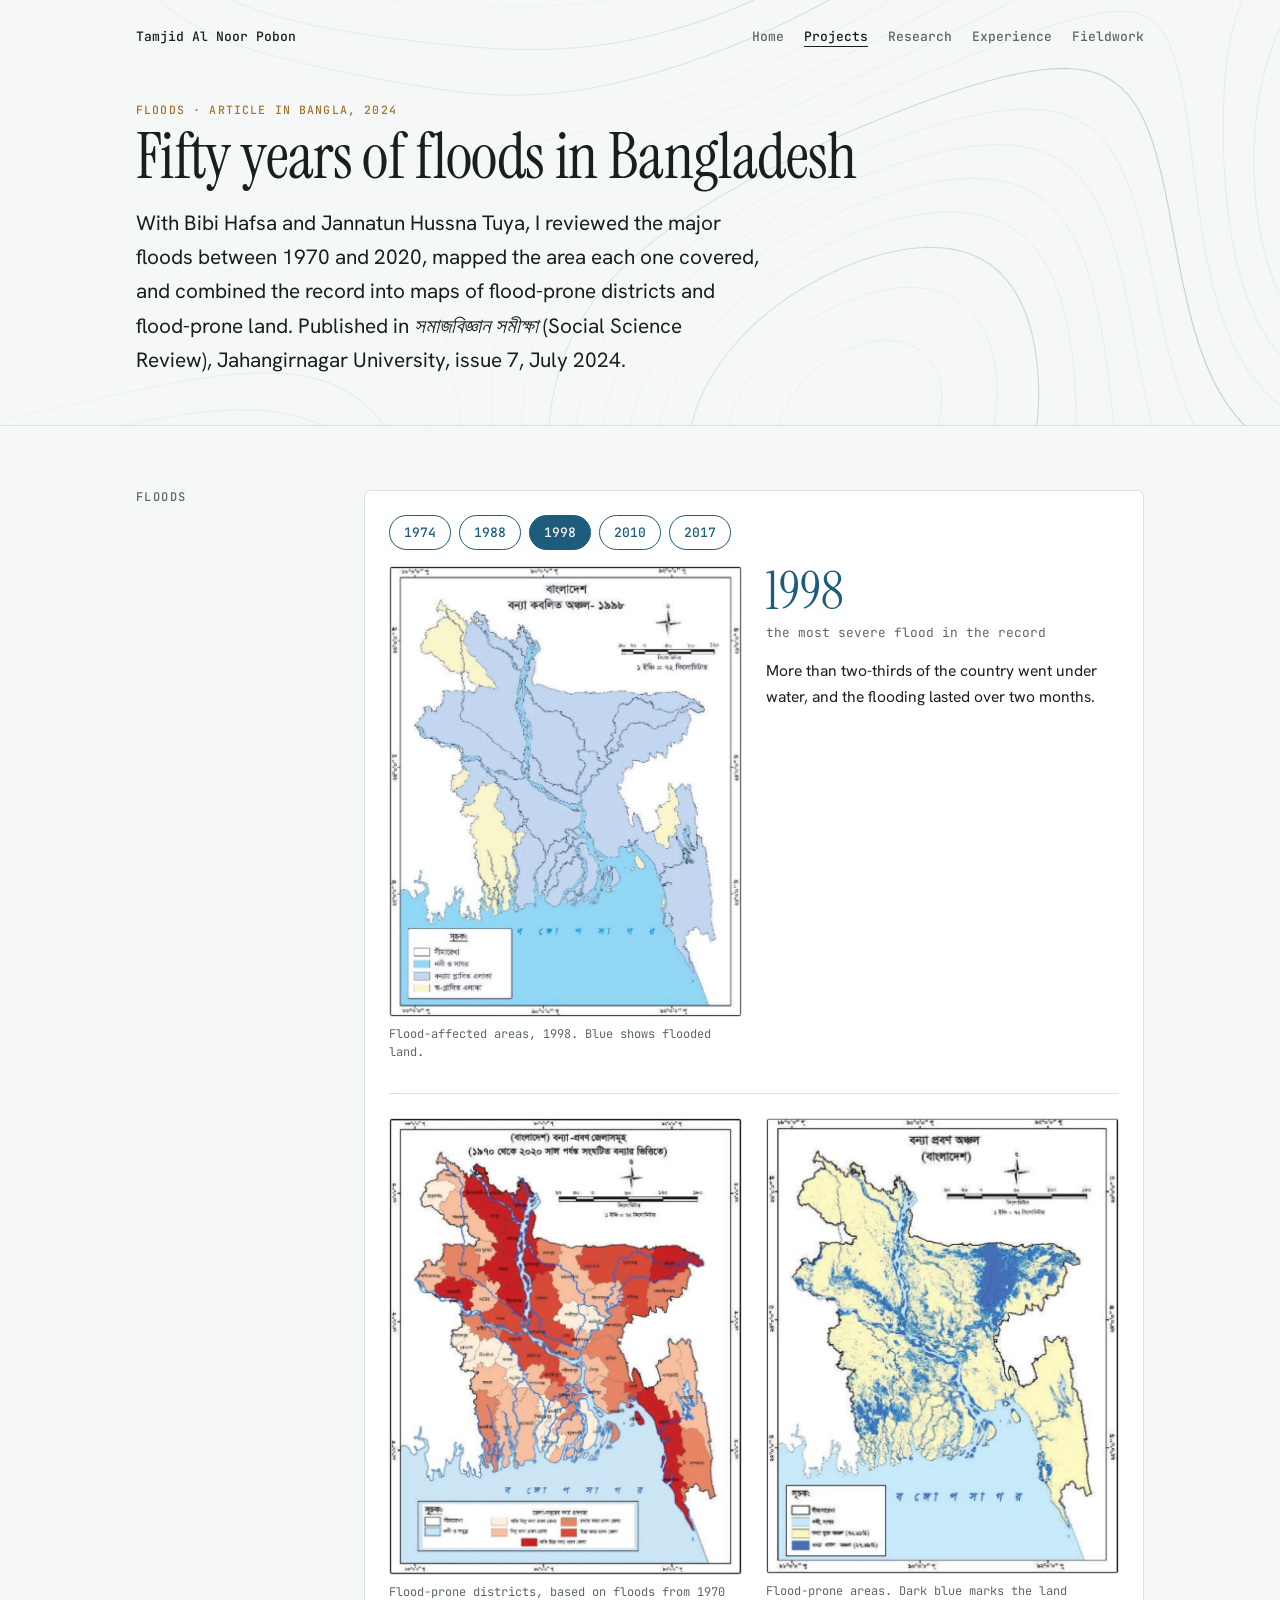
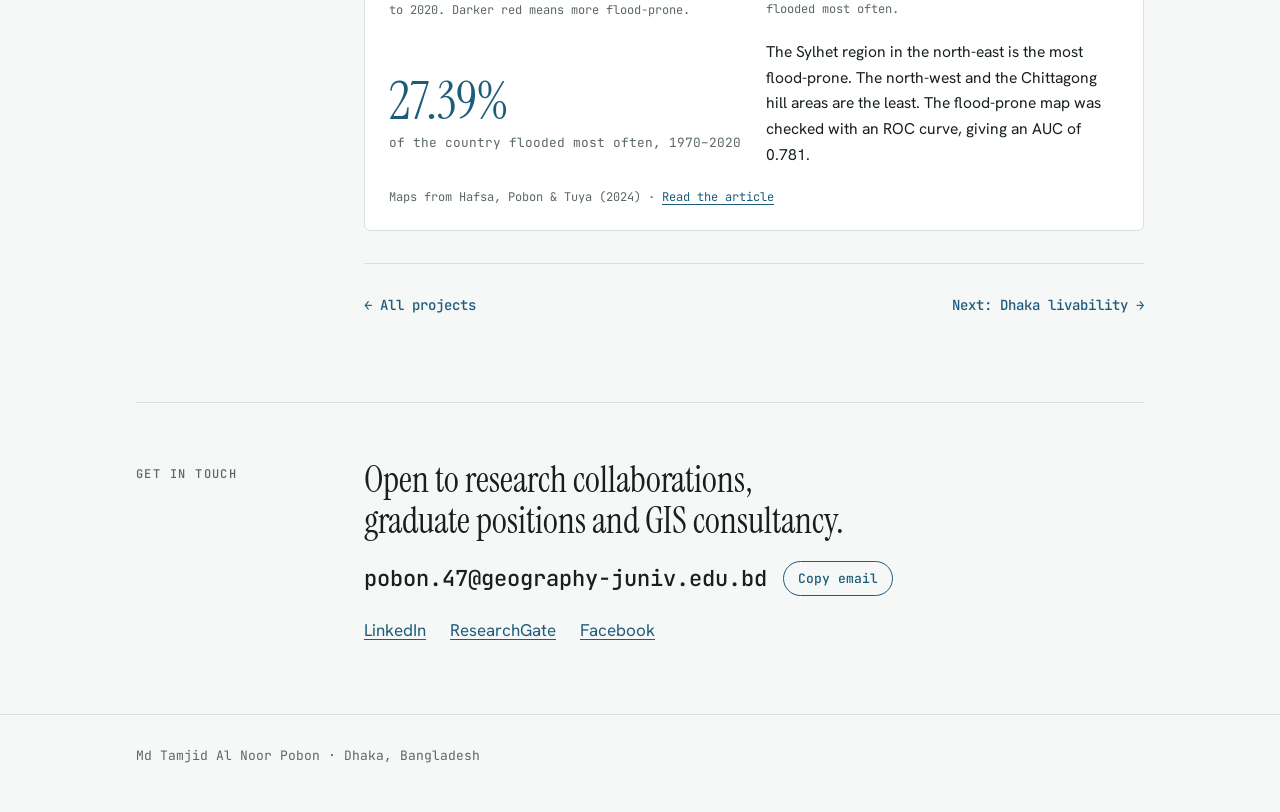
<file: floods.html>
<!doctype html>
<html lang="en">
<head>
<meta charset="utf-8">
<meta name="viewport" content="width=device-width, initial-scale=1, viewport-fit=cover">
<title>Fifty years of floods in Bangladesh</title>
<meta name="description" content="With Bibi Hafsa and Jannatun Hussna Tuya, I reviewed the major floods between 1970 and 2020, mapped the area each one covered, and combined the record into">
<link rel="preconnect" href="https://fonts.googleapis.com">
<link rel="stylesheet" href="https://fonts.googleapis.com/css2?family=Instrument+Serif:ital@0;1&family=Hanken+Grotesk:wght@400;500;600&family=JetBrains+Mono:wght@400;500&display=swap">
<link rel="stylesheet" href="style.css?v=20261027">
<style>html,body{margin:0}img{max-width:100%}</style>
</head>
<body>
<header>
  <canvas id="contours" aria-hidden="true"></canvas>
  <div class="wrap hero hero-sm">
    <nav aria-label="Pages">
      <a class="home" href="index.html">Tamjid Al Noor Pobon</a>
      <ul><li><a href="index.html">Home</a></li><li><a href="index.html#projects" aria-current="page">Projects</a></li><li><a href="research.html">Research</a></li><li><a href="experience.html">Experience</a></li><li><a href="fieldwork.html">Fieldwork</a></li></ul>
    </nav>
    <div class="kind">Floods · Article in Bangla, 2024</div>
    <h1 class="pagetitle">Fifty years of floods in Bangladesh</h1>
    <p class="lede" style="margin:0;max-width:52ch">With Bibi Hafsa and Jannatun Hussna Tuya, I reviewed the major floods between 1970 and 2020, mapped the area each one covered, and combined the record into maps of flood-prone districts and flood-prone land. Published in <i lang="bn">সমাজবিজ্ঞান সমীক্ষা</i> (Social Science Review), Jahangirnagar University, issue 7, July 2024.</p>
  </div>
</header>

<main class="wrap">
  <section>
    <div class="label">Floods</div>
    <div class="content">

      <div class="feature">
        <div class="tabs" role="tablist" aria-label="Flood year">
          <button type="button" role="tab" data-y="F1974" aria-selected="false">1974</button>
          <button type="button" role="tab" data-y="F1988" aria-selected="false">1988</button>
          <button type="button" role="tab" data-y="F1998" aria-selected="true">1998</button>
          <button type="button" role="tab" data-y="F2010" aria-selected="false">2010</button>
          <button type="button" role="tab" data-y="F2017" aria-selected="false">2017</button>
        </div>
        <div class="cymap">
          <figure><img id="flimg" src="f1998.jpg" width="734" height="939" alt="Map of areas flooded in Bangladesh in 1998"><figcaption id="flcap">Flood-affected areas, 1998. Blue shows flooded land.</figcaption></figure>
          <div>
            <div class="stat" id="flyear" style="color:var(--accent)">1998</div>
            <div class="statlabel" id="fltag">the most severe flood in the record</div>
            <p id="flnote" style="font-size:.975rem">More than two-thirds of the country went under water, and the flooding lasted over two months.</p>
          </div>
        </div>

        <div class="top" style="margin:32px 0 0;padding-top:24px;border-top:1px solid var(--line)">
          <figure><img src="fdist.jpg" width="710" height="920" alt="Map of flood-prone districts of Bangladesh based on floods from 1970 to 2020"><figcaption>Flood-prone districts, based on floods from 1970 to 2020. Darker red means more flood-prone.</figcaption></figure>
          <figure><img src="fprone.jpg" width="708" height="915" alt="Map of flood-prone areas of Bangladesh"><figcaption>Flood-prone areas. Dark blue marks the land flooded most often.</figcaption></figure>
        </div>
        <div class="cymap" style="margin-top:20px;align-items:end">
          <div>
            <div class="stat" style="color:var(--accent)">27.39%</div>
            <div class="statlabel">of the country flooded most often, 1970–2020</div>
          </div>
          <p style="font-size:.975rem;margin:0">The Sylhet region in the north-east is the most flood-prone. The north-west and the Chittagong hill areas are the least. The flood-prone map was checked with an ROC curve, giving an AUC of 0.781.</p>
        </div>
        <p class="muted" style="font:400 .75rem/1.5 var(--mono);margin:20px 0 0">Maps from Hafsa, Pobon &amp; Tuya (2024) · <a href="https://www.researchgate.net/publication/385619510_1970_sala_theke_2020_sala_paryanta_banladesera_ban'ya_paristhitira_bhaugalika_paryalocana_Geographical_review_of_flood_situation_in_Bangladesh_from_1970_to_2020">Read the article</a></p>
      </div>
      <div class="next"><a href="index.html#projects">← All projects</a><a href="dhaka.html">Next: Dhaka livability →</a></div>
    </div>
  </section>
  <section id="contact">
    <div class="label">Get in touch</div>
    <div class="content">
      <h2>Open to research collaborations, graduate positions and GIS consultancy.</h2>
      <div class="contact">
        <span class="email" id="email">pobon.47@geography-juniv.edu.bd</span>
        <button type="button" id="copy">Copy email</button>
      </div>
      <p style="margin-top:20px;display:flex;flex-wrap:wrap;gap:8px 24px"><a href="https://www.linkedin.com/in/md-tamjid-al-noor-pobon-41398a192">LinkedIn</a><a href="https://www.researchgate.net/profile/Md-Tamjid-Al-Noor-Pobon">ResearchGate</a><a href="https://www.facebook.com/share/1GdF9u3Dz2/">Facebook</a></p>
    </div>
  </section>
</main>

<footer>
  <div class="wrap">Md Tamjid Al Noor Pobon · Dhaka, Bangladesh</div>
</footer>
<script src="script.js?v=20261027"></script>
</body>
</html>
</file>
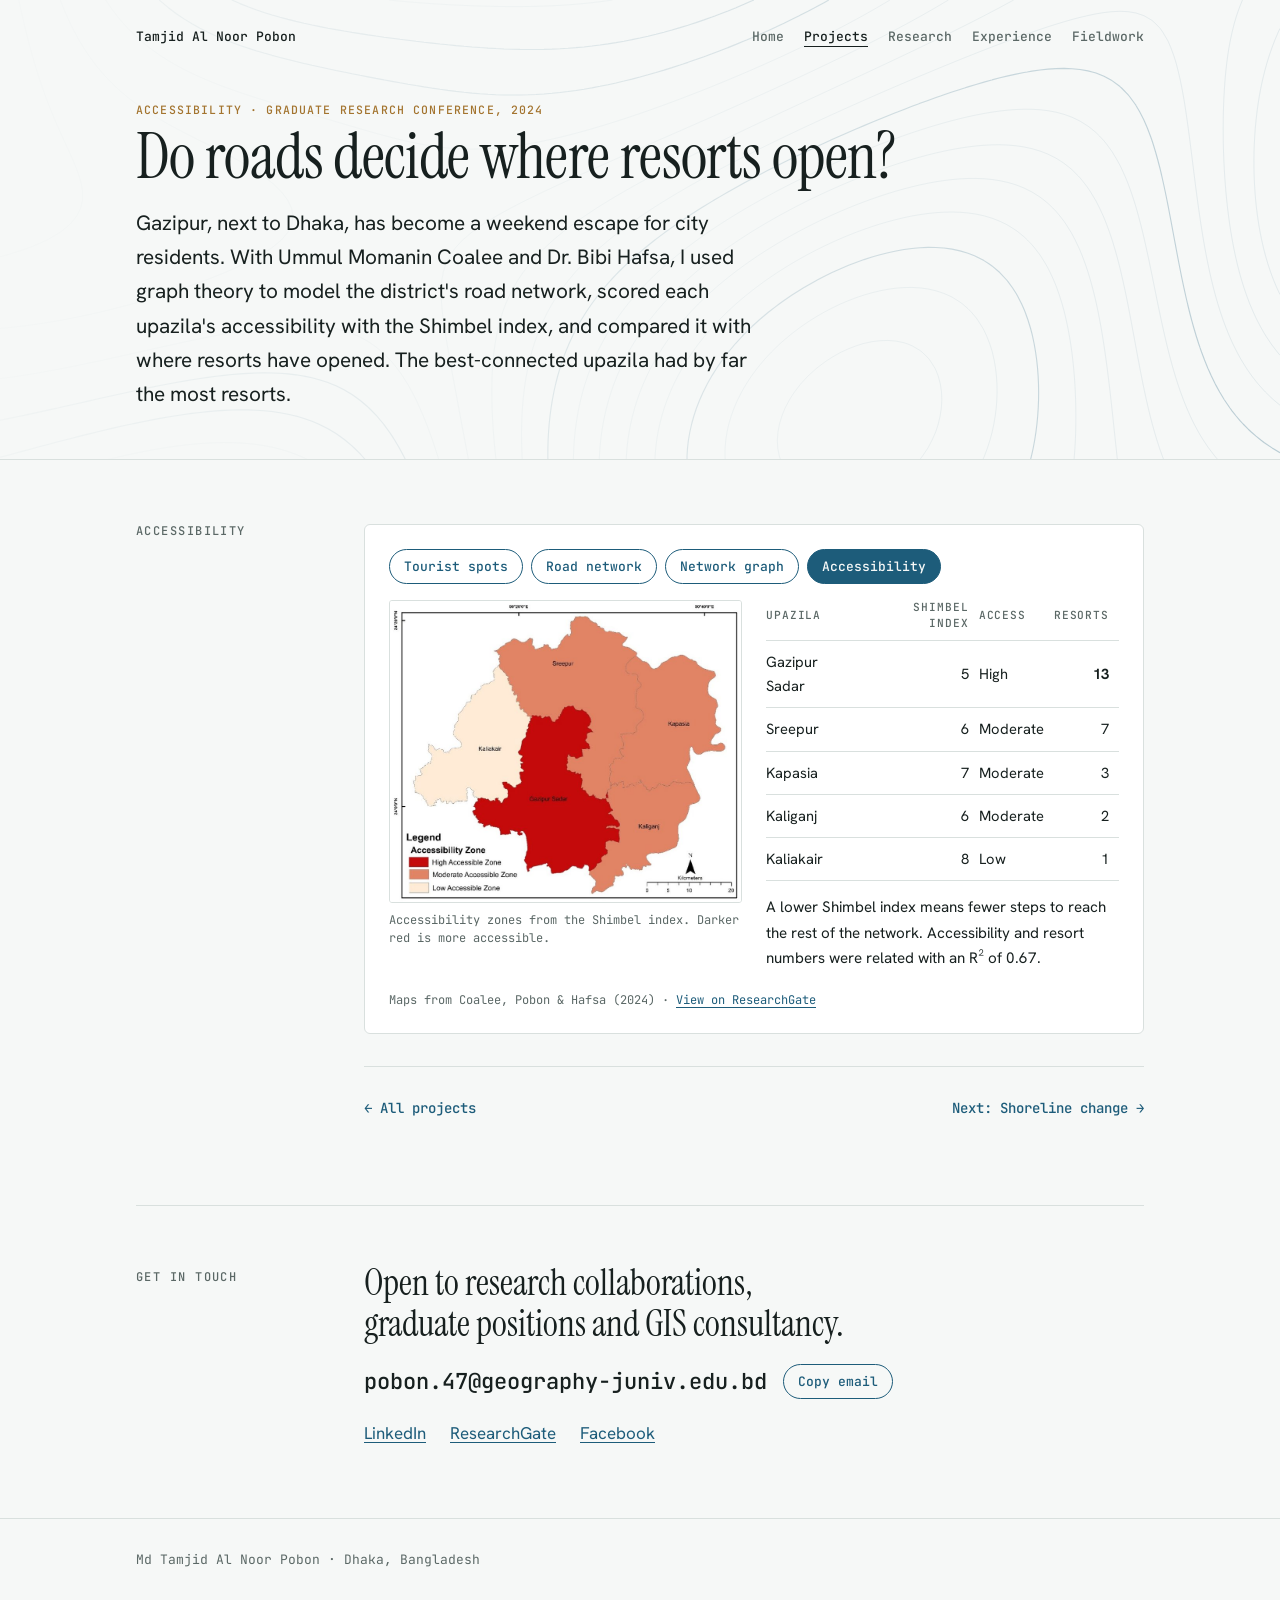
<file: gazipur.html>
<!doctype html>
<html lang="en">
<head>
<meta charset="utf-8">
<meta name="viewport" content="width=device-width, initial-scale=1, viewport-fit=cover">
<title>Do roads decide where resorts open?</title>
<meta name="description" content="Gazipur, next to Dhaka, has become a weekend escape for city residents. With Ummul Momanin Coalee and Dr. Bibi Hafsa, I used graph theory to model the dist">
<link rel="preconnect" href="https://fonts.googleapis.com">
<link rel="stylesheet" href="https://fonts.googleapis.com/css2?family=Instrument+Serif:ital@0;1&family=Hanken+Grotesk:wght@400;500;600&family=JetBrains+Mono:wght@400;500&display=swap">
<link rel="stylesheet" href="style.css?v=20261027">
<style>html,body{margin:0}img{max-width:100%}</style>
</head>
<body>
<header>
  <canvas id="contours" aria-hidden="true"></canvas>
  <div class="wrap hero hero-sm">
    <nav aria-label="Pages">
      <a class="home" href="index.html">Tamjid Al Noor Pobon</a>
      <ul><li><a href="index.html">Home</a></li><li><a href="index.html#projects" aria-current="page">Projects</a></li><li><a href="research.html">Research</a></li><li><a href="experience.html">Experience</a></li><li><a href="fieldwork.html">Fieldwork</a></li></ul>
    </nav>
    <div class="kind">Accessibility · Graduate Research Conference, 2024</div>
    <h1 class="pagetitle">Do roads decide where resorts open?</h1>
    <p class="lede" style="margin:0;max-width:52ch">Gazipur, next to Dhaka, has become a weekend escape for city residents. With Ummul Momanin Coalee and Dr. Bibi Hafsa, I used graph theory to model the district's road network, scored each upazila's accessibility with the Shimbel index, and compared it with where resorts have opened. The best-connected upazila had by far the most resorts.</p>
  </div>
</header>

<main class="wrap">
  <section>
    <div class="label">Accessibility</div>
    <div class="content">

      <div class="feature">
        <div class="tabs" role="tablist" aria-label="Map">
          <button type="button" role="tab" data-g="GRES" aria-selected="false">Tourist spots</button>
          <button type="button" role="tab" data-g="GROAD" aria-selected="false">Road network</button>
          <button type="button" role="tab" data-g="GGRAPH" aria-selected="false">Network graph</button>
          <button type="button" role="tab" data-g="GACC" aria-selected="true">Accessibility</button>
        </div>
        <div class="cymap">
          <figure><img id="gzimg" src="gacc.jpg" width="900" height="771" alt="Map of road network accessibility zones in Gazipur District"><figcaption id="gzcap">Accessibility zones from the Shimbel index. Darker red is more accessible.</figcaption></figure>
          <div class="min0">
            <div class="tablewrap">
              <table class="gz">
                <thead><tr><th>Upazila</th><th>Shimbel index</th><th>Access</th><th>Resorts</th></tr></thead>
                <tbody>
                  <tr><td>Gazipur Sadar</td><td>5</td><td>High</td><td><b>13</b></td></tr>
                  <tr><td>Sreepur</td><td>6</td><td>Moderate</td><td>7</td></tr>
                  <tr><td>Kapasia</td><td>7</td><td>Moderate</td><td>3</td></tr>
                  <tr><td>Kaliganj</td><td>6</td><td>Moderate</td><td>2</td></tr>
                  <tr><td>Kaliakair</td><td>8</td><td>Low</td><td>1</td></tr>
                </tbody>
              </table>
            </div>
            <p style="font-size:.95rem;margin:14px 0 0">A lower Shimbel index means fewer steps to reach the rest of the network. Accessibility and resort numbers were related with an R² of 0.67.</p>
          </div>
        </div>
        <p class="muted" style="font:400 .75rem/1.5 var(--mono);margin:20px 0 0">Maps from Coalee, Pobon &amp; Hafsa (2024) · <a href="https://www.researchgate.net/publication/380403748_The_Role_of_Road_Network_on_The_Emerging_Resort_Industry_A_Geospatial_Study_on_The_Gazipur_District_of_Bangladesh">View on ResearchGate</a></p>
      </div>
      <div class="next"><a href="index.html#projects">← All projects</a><a href="shoreline.html">Next: Shoreline change →</a></div>
    </div>
  </section>
  <section id="contact">
    <div class="label">Get in touch</div>
    <div class="content">
      <h2>Open to research collaborations, graduate positions and GIS consultancy.</h2>
      <div class="contact">
        <span class="email" id="email">pobon.47@geography-juniv.edu.bd</span>
        <button type="button" id="copy">Copy email</button>
      </div>
      <p style="margin-top:20px;display:flex;flex-wrap:wrap;gap:8px 24px"><a href="https://www.linkedin.com/in/md-tamjid-al-noor-pobon-41398a192">LinkedIn</a><a href="https://www.researchgate.net/profile/Md-Tamjid-Al-Noor-Pobon">ResearchGate</a><a href="https://www.facebook.com/share/1GdF9u3Dz2/">Facebook</a></p>
    </div>
  </section>
</main>

<footer>
  <div class="wrap">Md Tamjid Al Noor Pobon · Dhaka, Bangladesh</div>
</footer>
<script src="script.js?v=20261027"></script>
</body>
</html>
</file>
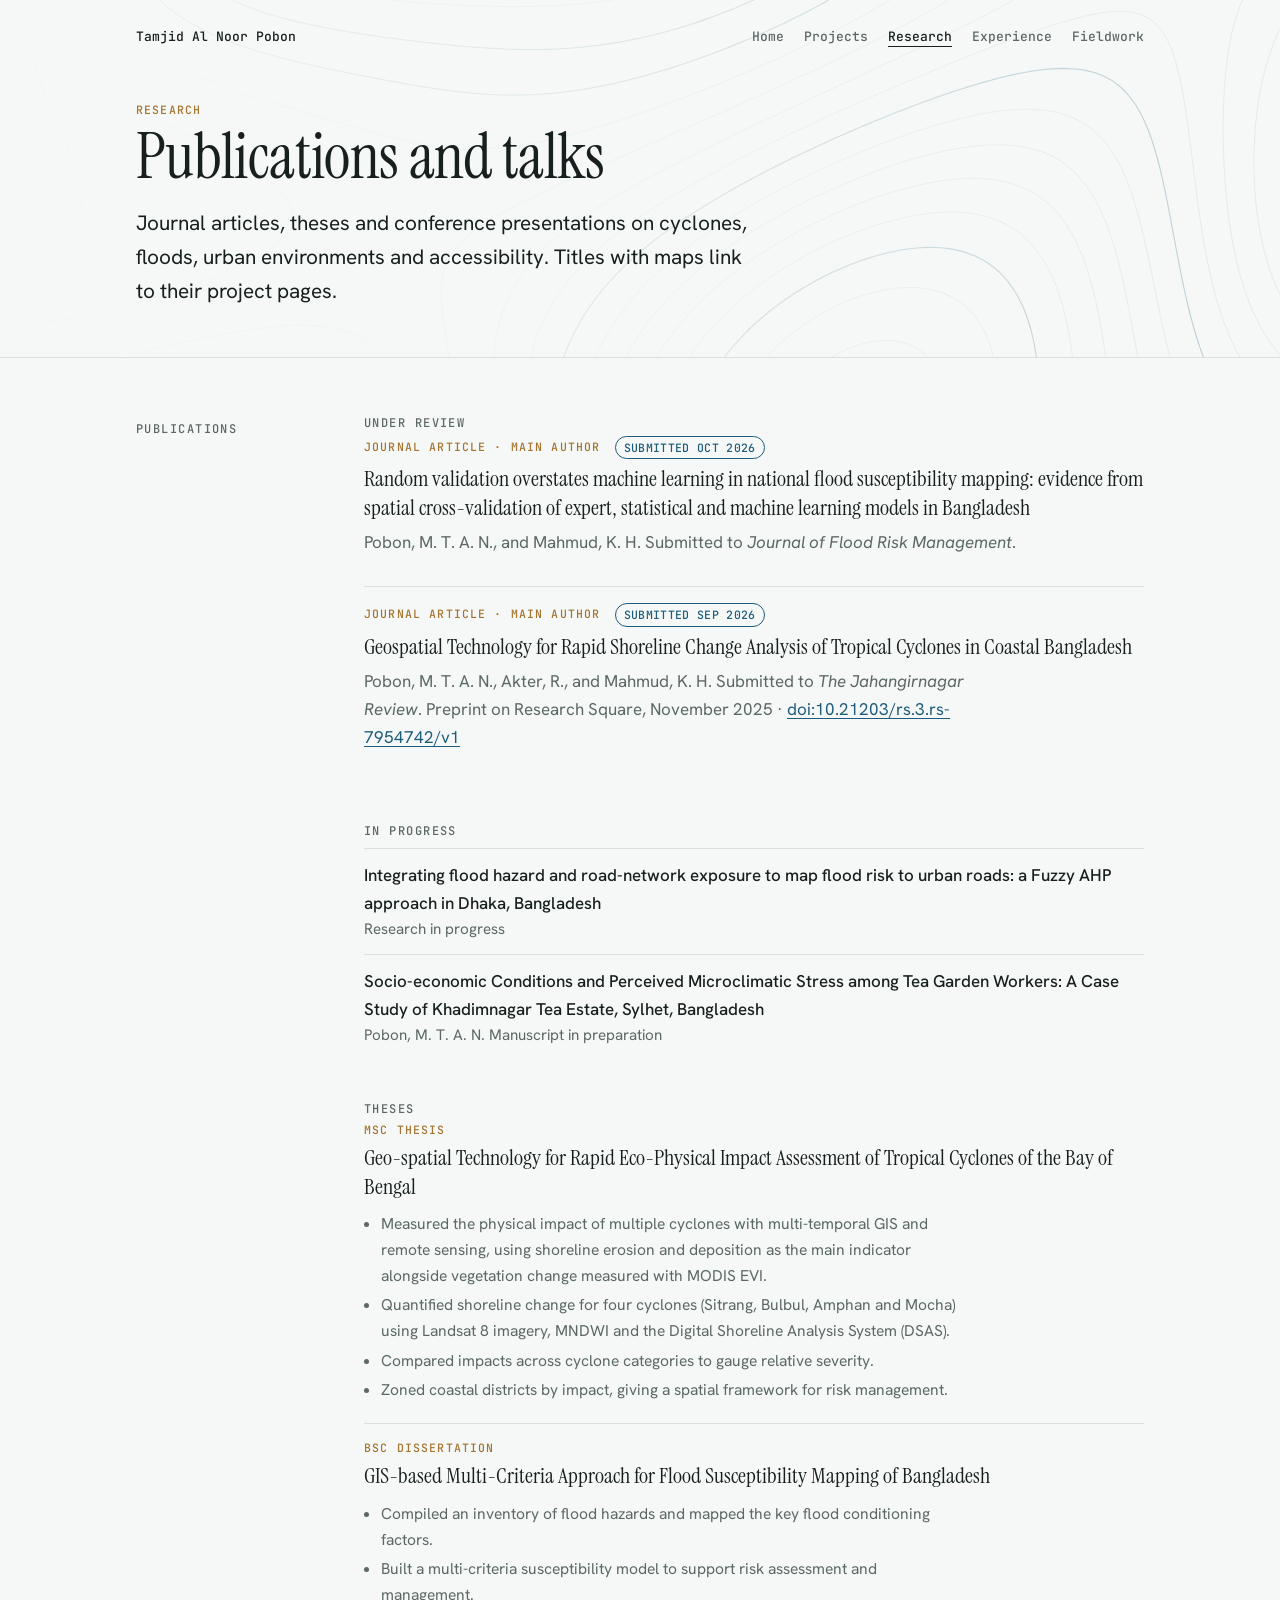
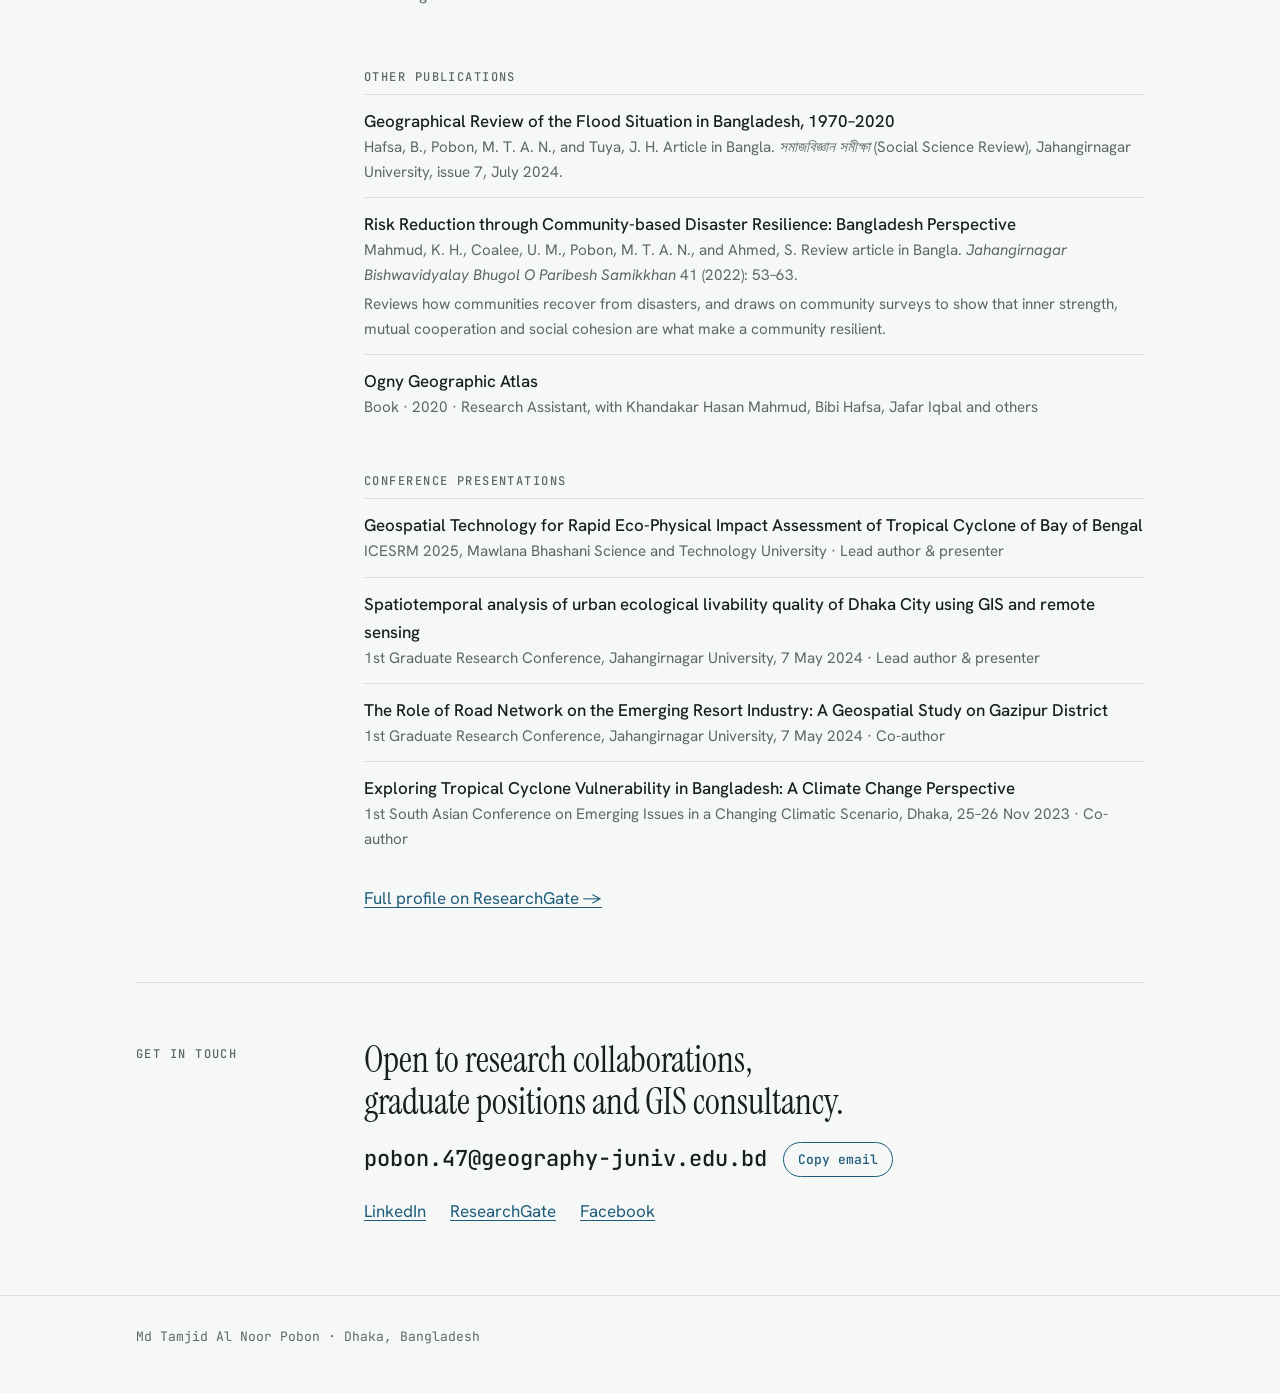
<file: research.html>
<!doctype html>
<html lang="en">
<head>
<meta charset="utf-8">
<meta name="viewport" content="width=device-width, initial-scale=1, viewport-fit=cover">
<title>Research and Publications</title>
<meta name="description" content="Md Tamjid Al Noor Pobon: GIS analyst and geographer researching climate hazards, environmental change and community resilience.">
<link rel="preconnect" href="https://fonts.googleapis.com">
<link rel="stylesheet" href="https://fonts.googleapis.com/css2?family=Instrument+Serif:ital@0;1&family=Hanken+Grotesk:wght@400;500;600&family=JetBrains+Mono:wght@400;500&display=swap">
<link rel="stylesheet" href="style.css?v=20261027">
<style>html,body{margin:0}img{max-width:100%}</style>
</head>
<body>
<header>
  <canvas id="contours" aria-hidden="true"></canvas>
  <div class="wrap hero hero-sm">
    <nav aria-label="Pages">
      <a class="home" href="index.html">Tamjid Al Noor Pobon</a>
      <ul><li><a href="index.html">Home</a></li><li><a href="index.html#projects">Projects</a></li><li><a href="research.html" aria-current="page">Research</a></li><li><a href="experience.html">Experience</a></li><li><a href="fieldwork.html">Fieldwork</a></li></ul>
    </nav>
    <div class="kind">Research</div>
    <h1 class="pagetitle">Publications and talks</h1>
    <p class="lede" style="margin:0;max-width:52ch">Journal articles, theses and conference presentations on cyclones, floods, urban environments and accessibility. Titles with maps link to their project pages.</p>
  </div>
</header>

<main class="wrap">
  <section>
    <div class="label">Publications</div>
    <div class="content">
      <p class="sub" style="margin-top:0">Under review</p>
      <div class="entry" style="border-top:0;padding-top:0">
        <div class="kind">Journal article · Main author <span class="pill">Submitted Oct 2026</span></div>
        <h3>Random validation overstates machine learning in national flood susceptibility mapping: evidence from spatial cross-validation of expert, statistical and machine learning models in Bangladesh</h3>
        <p class="muted" style="margin-top:6px">Pobon, M. T. A. N., and Mahmud, K. H. Submitted to <i>Journal of Flood Risk Management</i>.</p>
      </div>

      <div class="entry">
        <div class="kind">Journal article · Main author <span class="pill">Submitted Sep 2026</span></div>
        <h3><a class="plain" href="shoreline.html">Geospatial Technology for Rapid Shoreline Change Analysis of Tropical Cyclones in Coastal Bangladesh</a></h3>
        <p class="muted" style="margin-top:6px">Pobon, M. T. A. N., Akter, R., and Mahmud, K. H. Submitted to <i>The Jahangirnagar Review</i>. Preprint on Research Square, November 2025 · <a href="https://doi.org/10.21203/rs.3.rs-7954742/v1">doi:10.21203/rs.3.rs-7954742/v1</a></p>
      </div>
      <p class="sub">In progress</p>
      <ul class="talks">
        <li><div class="t">Integrating flood hazard and road-network exposure to map flood risk to urban roads: a Fuzzy AHP approach in Dhaka, Bangladesh</div>
          <div class="v">Research in progress</div></li>
        <li><div class="t">Socio-economic Conditions and Perceived Microclimatic Stress among Tea Garden Workers: A Case Study of Khadimnagar Tea Estate, Sylhet, Bangladesh</div>
          <div class="v">Pobon, M. T. A. N. Manuscript in preparation</div></li>
      </ul>

      <p class="sub">Theses</p>
      <div class="entry" style="border-top:0;padding-top:0">
        <div class="kind">MSc thesis</div>
        <h3><a class="plain" href="shoreline.html">Geo-spatial Technology for Rapid Eco-Physical Impact Assessment of Tropical Cyclones of the Bay of Bengal</a></h3>
        <ul>
          <li>Measured the physical impact of multiple cyclones with multi-temporal GIS and remote sensing, using shoreline erosion and deposition as the main indicator alongside vegetation change measured with MODIS EVI.</li>
          <li>Quantified shoreline change for four cyclones (Sitrang, Bulbul, Amphan and Mocha) using Landsat 8 imagery, MNDWI and the Digital Shoreline Analysis System (DSAS).</li>
          <li>Compared impacts across cyclone categories to gauge relative severity.</li>
          <li>Zoned coastal districts by impact, giving a spatial framework for risk management.</li>
        </ul>
      </div>
      <div class="entry">
        <div class="kind">BSc dissertation</div>
        <h3><a class="plain" href="susceptibility.html">GIS-based Multi-Criteria Approach for Flood Susceptibility Mapping of Bangladesh</a></h3>
        <ul>
          <li>Compiled an inventory of flood hazards and mapped the key flood conditioning factors.</li>
          <li>Built a multi-criteria susceptibility model to support risk assessment and management.</li>
        </ul>
      </div>

      <p class="sub">Other publications</p>
      <ul class="talks">
        <li><div class="t"><a class="plain" href="floods.html">Geographical Review of the Flood Situation in Bangladesh, 1970–2020</a></div>
          <div class="v">Hafsa, B., Pobon, M. T. A. N., and Tuya, J. H. Article in Bangla. <i lang="bn">সমাজবিজ্ঞান সমীক্ষা</i> (Social Science Review), Jahangirnagar University, issue 7, July 2024.</div></li>
        <li><div class="t"><a class="plain" href="https://www.researchgate.net/publication/376407835_Risk_Reduction_through_Community-based_Disaster_Resilience_Bangladesh_Perspective_kami'uniti-bhittika_duryoga_sahanasilata_carcara_madhyame_jhumki_hrasa_preksita_banladesa">Risk Reduction through Community-based Disaster Resilience: Bangladesh Perspective</a></div>
          <div class="v">Mahmud, K. H., Coalee, U. M., Pobon, M. T. A. N., and Ahmed, S. Review article in Bangla. <i>Jahangirnagar Bishwavidyalay Bhugol O Paribesh Samikkhan</i> 41 (2022): 53–63.</div>
          <div class="v" style="margin-top:4px">Reviews how communities recover from disasters, and draws on community surveys to show that inner strength, mutual cooperation and social cohesion are what make a community resilient.</div></li>
        <li><div class="t"><a class="plain" href="https://www.researchgate.net/publication/347995948_Ogny_Geographic_Atlas">Ogny Geographic Atlas</a></div>
          <div class="v">Book · 2020 · Research Assistant, with Khandakar Hasan Mahmud, Bibi Hafsa, Jafar Iqbal and others</div></li>
      </ul>

      <p class="sub">Conference presentations</p>
      <ul class="talks">
        <li><div class="t">Geospatial Technology for Rapid Eco-Physical Impact Assessment of Tropical Cyclone of Bay of Bengal</div>
          <div class="v">ICESRM 2025, Mawlana Bhashani Science and Technology University · Lead author &amp; presenter</div></li>
        <li><div class="t"><a class="plain" href="dhaka.html">Spatiotemporal analysis of urban ecological livability quality of Dhaka City using GIS and remote sensing</a></div>
          <div class="v">1st Graduate Research Conference, Jahangirnagar University, 7 May 2024 · Lead author &amp; presenter</div></li>
        <li><div class="t"><a class="plain" href="gazipur.html">The Role of Road Network on the Emerging Resort Industry: A Geospatial Study on Gazipur District</a></div>
          <div class="v">1st Graduate Research Conference, Jahangirnagar University, 7 May 2024 · Co-author</div></li>
        <li><div class="t"><a class="plain" href="https://www.researchgate.net/publication/375923593_Exploring_Tropical_Cyclone_Vulnerability_in_Bangladesh_A_Climate_Change_Perspective">Exploring Tropical Cyclone Vulnerability in Bangladesh: A Climate Change Perspective</a></div>
          <div class="v">1st South Asian Conference on Emerging Issues in a Changing Climatic Scenario, Dhaka, 25–26 Nov 2023 · Co-author</div></li>
      </ul>
      <p style="margin-top:20px"><a href="https://www.researchgate.net/profile/Md-Tamjid-Al-Noor-Pobon">Full profile on ResearchGate →</a></p>
    </div>
  </section>
  <section id="contact">
    <div class="label">Get in touch</div>
    <div class="content">
      <h2>Open to research collaborations, graduate positions and GIS consultancy.</h2>
      <div class="contact">
        <span class="email" id="email">pobon.47@geography-juniv.edu.bd</span>
        <button type="button" id="copy">Copy email</button>
      </div>
      <p style="margin-top:20px;display:flex;flex-wrap:wrap;gap:8px 24px"><a href="https://www.linkedin.com/in/md-tamjid-al-noor-pobon-41398a192">LinkedIn</a><a href="https://www.researchgate.net/profile/Md-Tamjid-Al-Noor-Pobon">ResearchGate</a><a href="https://www.facebook.com/share/1GdF9u3Dz2/">Facebook</a></p>
    </div>
  </section>
</main>

<footer>
  <div class="wrap">Md Tamjid Al Noor Pobon · Dhaka, Bangladesh</div>
</footer>
<script src="script.js?v=20261027"></script>
</body>
</html>
</file>
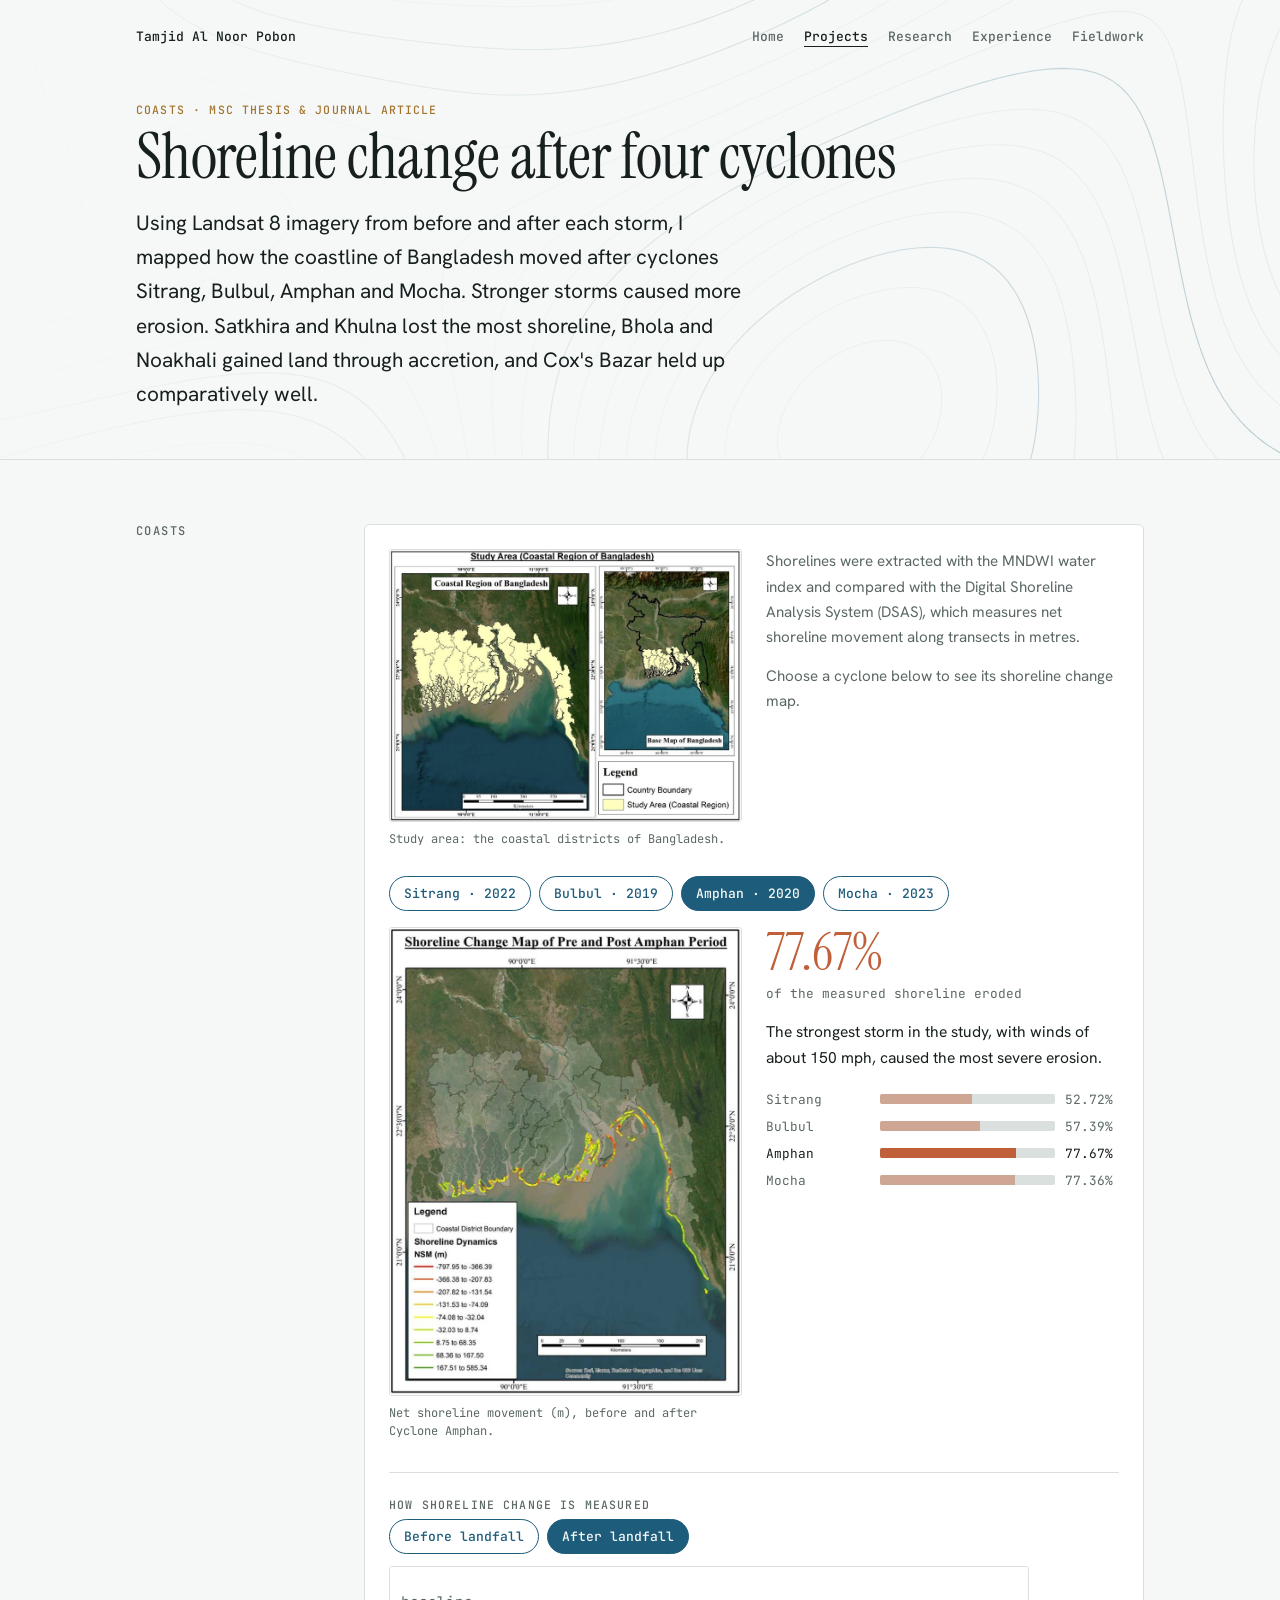
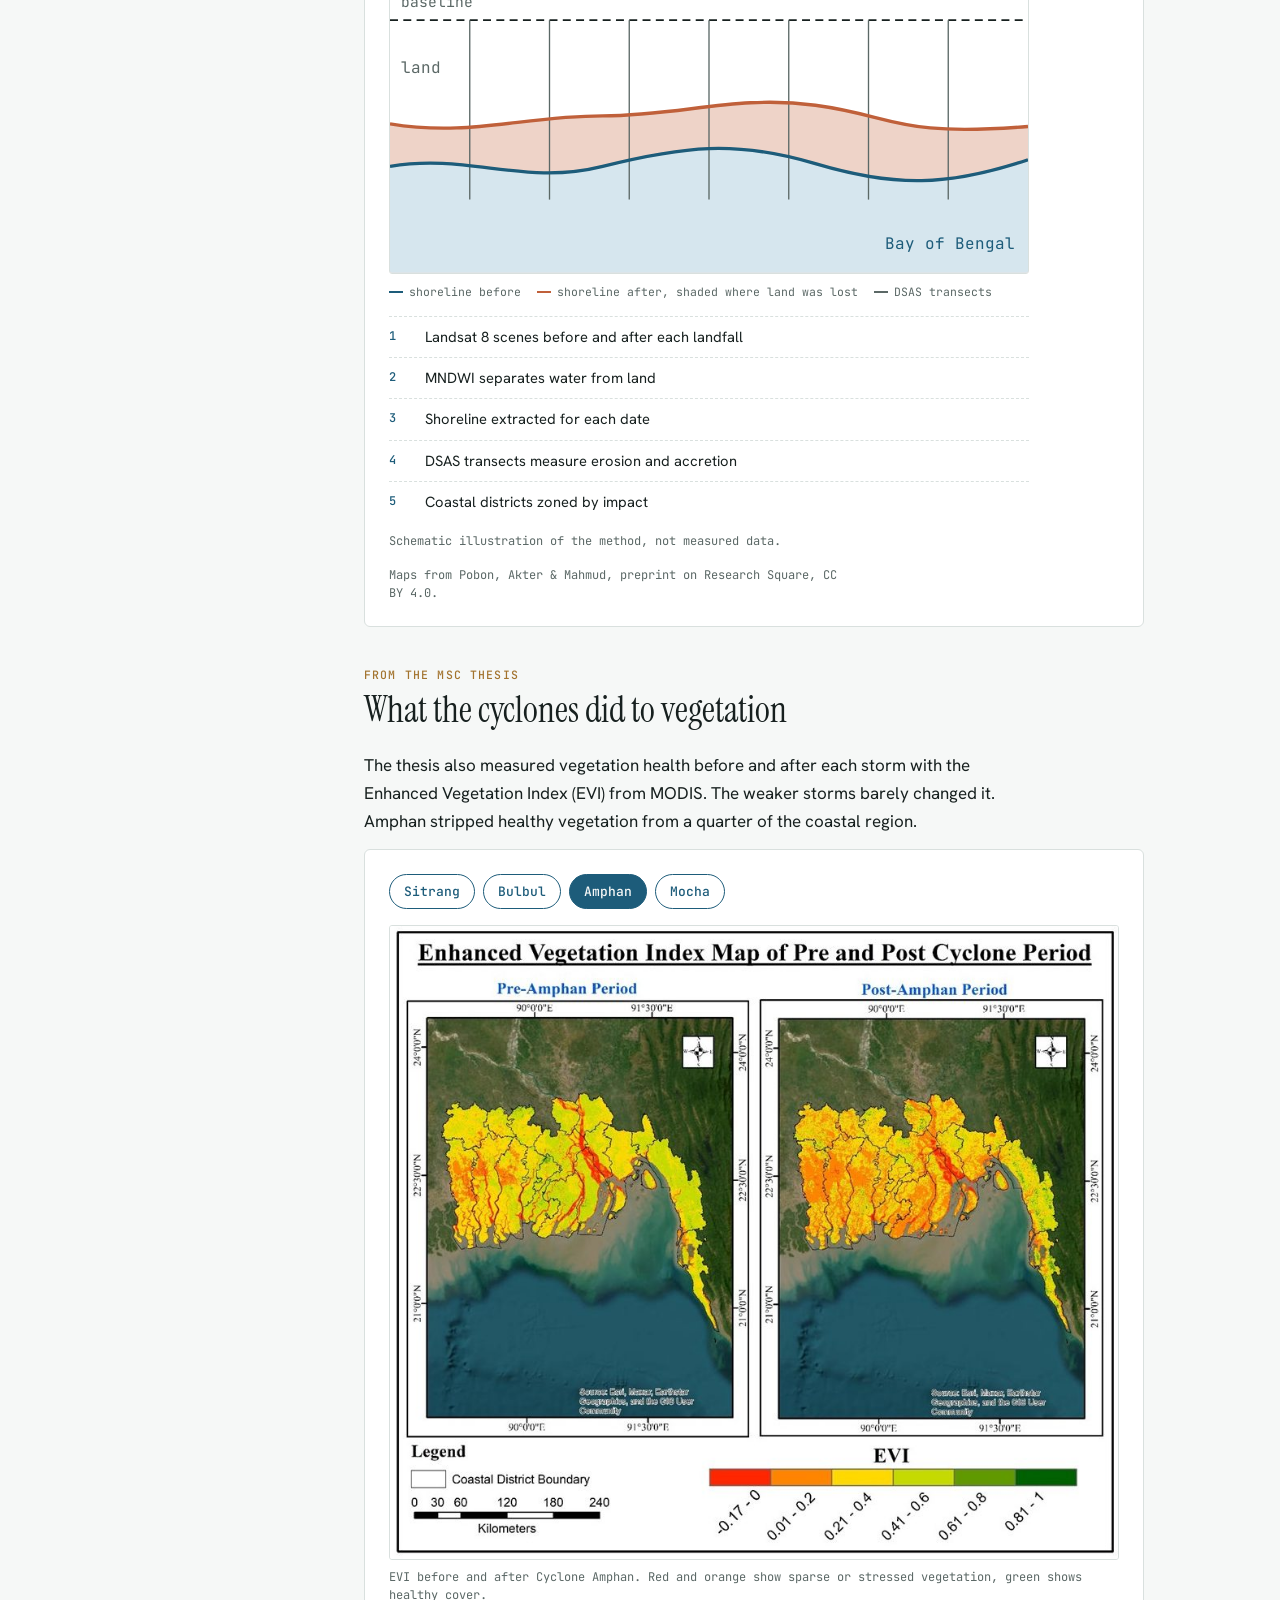
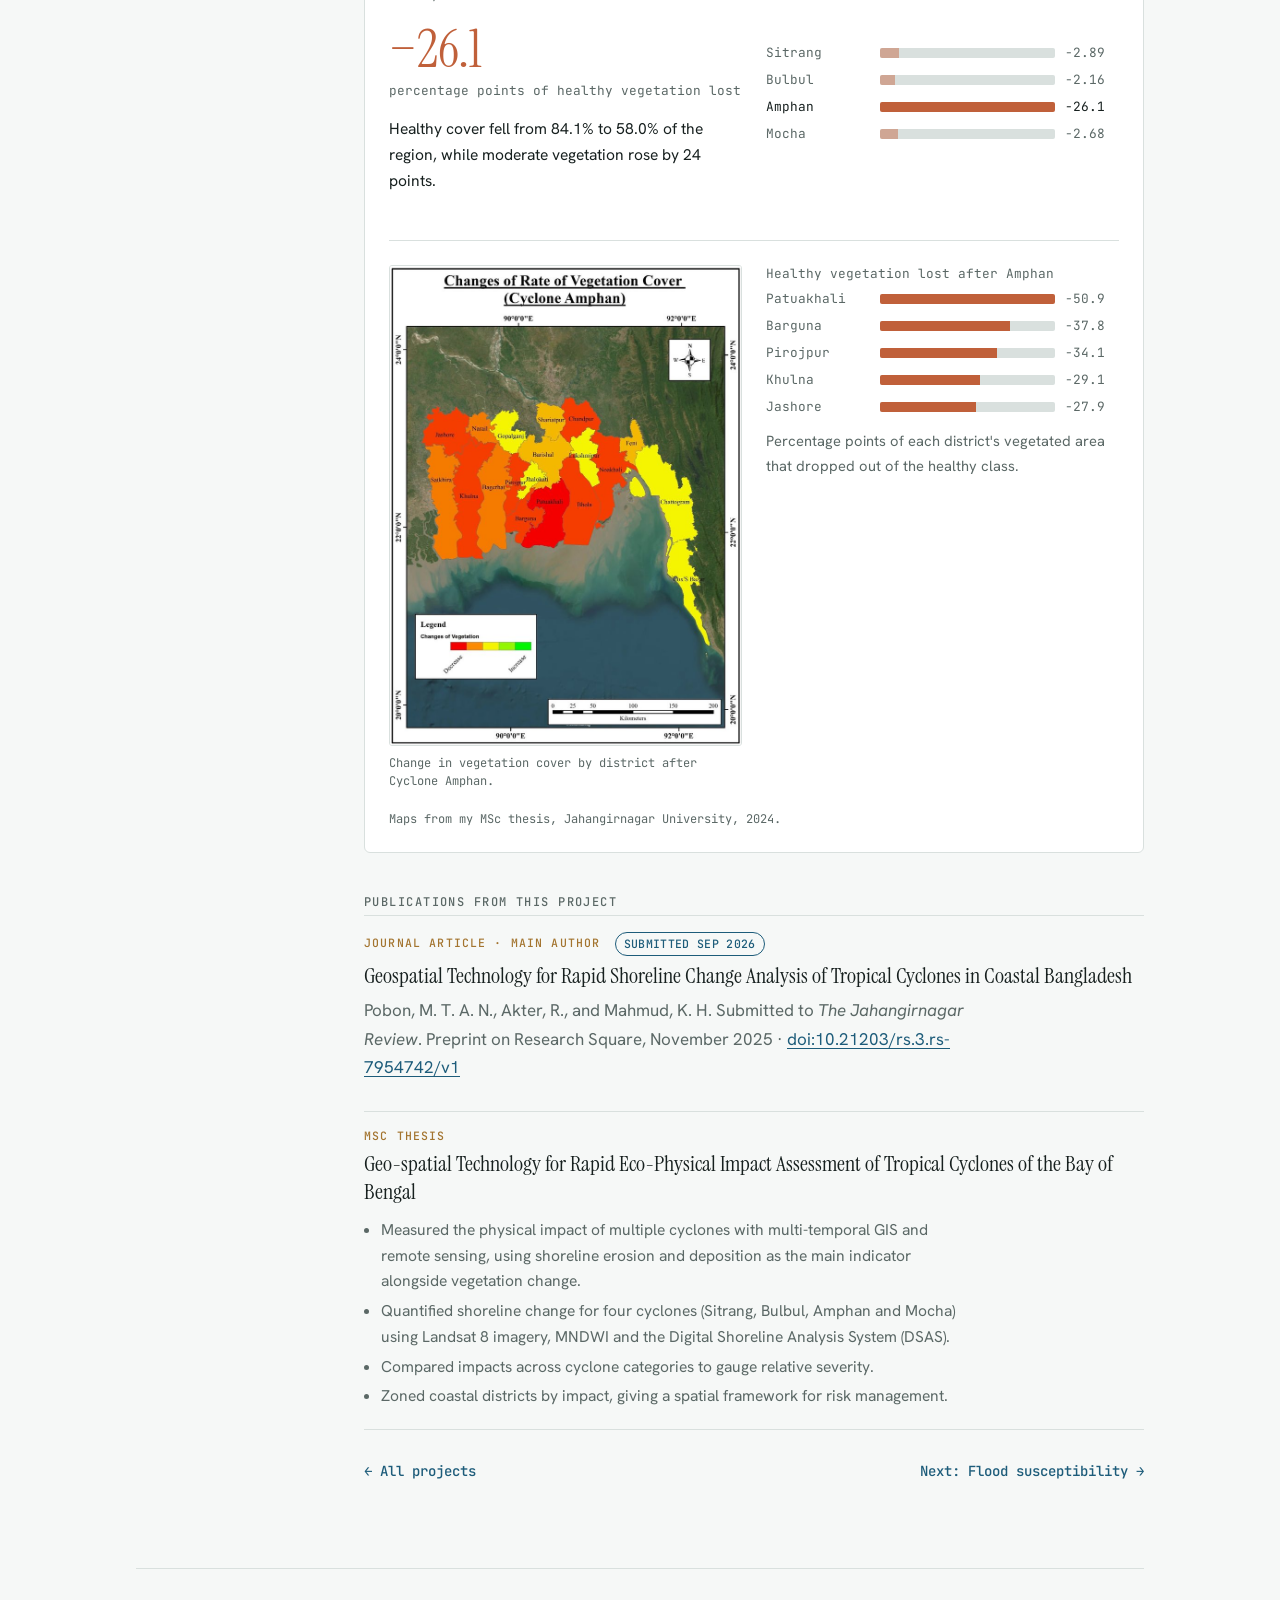
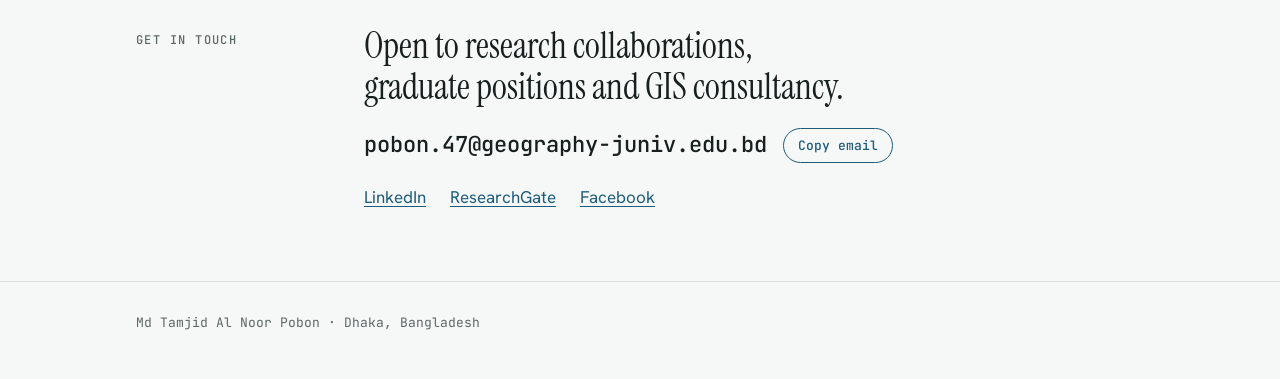
<file: shoreline.html>
<!doctype html>
<html lang="en">
<head>
<meta charset="utf-8">
<meta name="viewport" content="width=device-width, initial-scale=1, viewport-fit=cover">
<title>Shoreline change after four cyclones</title>
<meta name="description" content="Using Landsat 8 imagery from before and after each storm, I mapped how the coastline of Bangladesh moved after cyclones Sitrang, Bulbul, Amphan and Mocha. ">
<link rel="preconnect" href="https://fonts.googleapis.com">
<link rel="stylesheet" href="https://fonts.googleapis.com/css2?family=Instrument+Serif:ital@0;1&family=Hanken+Grotesk:wght@400;500;600&family=JetBrains+Mono:wght@400;500&display=swap">
<link rel="stylesheet" href="style.css?v=20261027">
<style>html,body{margin:0}img{max-width:100%}</style>
</head>
<body>
<header>
  <canvas id="contours" aria-hidden="true"></canvas>
  <div class="wrap hero hero-sm">
    <nav aria-label="Pages">
      <a class="home" href="index.html">Tamjid Al Noor Pobon</a>
      <ul><li><a href="index.html">Home</a></li><li><a href="index.html#projects" aria-current="page">Projects</a></li><li><a href="research.html">Research</a></li><li><a href="experience.html">Experience</a></li><li><a href="fieldwork.html">Fieldwork</a></li></ul>
    </nav>
    <div class="kind">Coasts · MSc thesis & journal article</div>
    <h1 class="pagetitle">Shoreline change after four cyclones</h1>
    <p class="lede" style="margin:0;max-width:52ch">Using Landsat 8 imagery from before and after each storm, I mapped how the coastline of Bangladesh moved after cyclones Sitrang, Bulbul, Amphan and Mocha. Stronger storms caused more erosion. Satkhira and Khulna lost the most shoreline, Bhola and Noakhali gained land through accretion, and Cox's Bazar held up comparatively well.</p>
  </div>
</header>

<main class="wrap">
  <section>
    <div class="label">Coasts</div>
    <div class="content">

      <div class="feature">
        <div class="top">
          <figure><img src="study.jpg" width="820" height="633" alt="Map of the coastal region of Bangladesh used as the study area"><figcaption>Study area: the coastal districts of Bangladesh.</figcaption></figure>
          <div>
            <p class="muted" style="font-size:.95rem">Shorelines were extracted with the MNDWI water index and compared with the Digital Shoreline Analysis System (DSAS), which measures net shoreline movement along transects in metres.</p>
            <p class="muted" style="font-size:.95rem;margin:0">Choose a cyclone below to see its shoreline change map.</p>
          </div>
        </div>

        <div class="tabs" role="tablist" aria-label="Cyclone">
          <button type="button" role="tab" data-k="SITRANG" aria-selected="false">Sitrang · 2022</button>
          <button type="button" role="tab" data-k="BULBUL" aria-selected="false">Bulbul · 2019</button>
          <button type="button" role="tab" data-k="AMPHAN" aria-selected="true">Amphan · 2020</button>
          <button type="button" role="tab" data-k="MOCHA" aria-selected="false">Mocha · 2023</button>
        </div>
        <div class="cymap">
          <figure><img id="cyimg" src="amphan.jpg" width="782" height="1039" alt="Shoreline change map before and after Cyclone Amphan"><figcaption id="cycap">Net shoreline movement (m), before and after Cyclone Amphan.</figcaption></figure>
          <div>
            <div class="stat" id="cystat">77.67%</div>
            <div class="statlabel">of the measured shoreline eroded</div>
            <p id="cynote" style="font-size:.975rem">The strongest storm in the study, with winds of about 150 mph, caused the most severe erosion.</p>
            <ul class="bars" aria-label="Shoreline erosion by cyclone">
              <li data-k="SITRANG"><span>Sitrang</span><span class="track"><span class="fill" style="width:52.72%;display:block"></span></span><span>52.72%</span></li>
              <li data-k="BULBUL"><span>Bulbul</span><span class="track"><span class="fill" style="width:57.39%;display:block"></span></span><span>57.39%</span></li>
              <li data-k="AMPHAN" class="on"><span>Amphan</span><span class="track"><span class="fill" style="width:77.67%;display:block"></span></span><span>77.67%</span></li>
              <li data-k="MOCHA"><span>Mocha</span><span class="track"><span class="fill" style="width:77.36%;display:block"></span></span><span>77.36%</span></li>
            </ul>
          </div>
        </div>

        <div class="method">
          <div class="kind" style="color:var(--muted)">How shoreline change is measured</div>
          <div class="toggle" role="group" aria-label="Shoreline view">
            <button type="button" id="btnBefore" aria-pressed="false">Before landfall</button>
            <button type="button" id="btnAfter" aria-pressed="true">After landfall</button>
          </div>
          <svg class="shore" viewBox="0 0 480 230" role="img" aria-label="Schematic of a shoreline moving landward after a cyclone, measured along transects from a fixed baseline">
            <rect x="0" y="0" width="480" height="230" fill="var(--surface)"/>
            <path id="erode" class="fade" d="M0,118 C60,128 100,112 160,112 S260,96 320,104 S380,128 480,120 L480,230 L0,230 Z" fill="var(--erode)" opacity=".28"/>
            <path d="M0,150 C60,140 100,165 160,150 S260,130 320,148 S420,165 480,145 L480,230 L0,230 Z" fill="var(--water)"/>
            <line x1="0" y1="40" x2="480" y2="40" stroke="var(--fg)" stroke-width="1.2" stroke-dasharray="6 4"/>
            <text x="8" y="30" font-size="11" fill="var(--muted)" font-family="JetBrains Mono, monospace">baseline</text>
            <text x="8" y="80" font-size="12" fill="var(--muted)" font-family="JetBrains Mono, monospace">land</text>
            <g stroke="var(--muted)" stroke-width="1">
              <line x1="60" y1="40" x2="60" y2="175"/><line x1="120" y1="40" x2="120" y2="175"/><line x1="180" y1="40" x2="180" y2="175"/><line x1="240" y1="40" x2="240" y2="175"/><line x1="300" y1="40" x2="300" y2="175"/><line x1="360" y1="40" x2="360" y2="175"/><line x1="420" y1="40" x2="420" y2="175"/>
            </g>
            <path d="M0,150 C60,140 100,165 160,150 S260,130 320,148 S420,165 480,145" fill="none" stroke="var(--accent)" stroke-width="2.5"/>
            <path id="after" class="fade" d="M0,118 C60,128 100,112 160,112 S260,96 320,104 S380,128 480,120" fill="none" stroke="var(--erode)" stroke-width="2.5"/>
            <text x="470" y="212" font-size="12" fill="var(--accent)" text-anchor="end" font-family="JetBrains Mono, monospace">Bay of Bengal</text>
          </svg>
          <div class="legend"><span><i style="color:var(--accent)"></i>shoreline before</span><span><i style="color:var(--erode)"></i>shoreline after, shaded where land was lost</span><span><i style="color:var(--muted)"></i>DSAS transects</span></div>
          <ol class="steps" aria-label="Method">
            <li>Landsat 8 scenes before and after each landfall</li>
            <li>MNDWI separates water from land</li>
            <li>Shoreline extracted for each date</li>
            <li>DSAS transects measure erosion and accretion</li>
            <li>Coastal districts zoned by impact</li>
          </ol>
          <p class="muted" style="font:400 .75rem/1.5 var(--mono);margin:10px 0 0">Schematic illustration of the method, not measured data.</p>
        </div>
        <p class="muted" style="font:400 .75rem/1.5 var(--mono);margin:16px 0 0">Maps from Pobon, Akter &amp; Mahmud, preprint on Research Square, CC BY 4.0.</p>
      </div>
      <div class="kind" style="margin-top:40px">From the MSc thesis</div>
      <h2>What the cyclones did to vegetation</h2>
      <p>The thesis also measured vegetation health before and after each storm with the Enhanced Vegetation Index (EVI) from MODIS. The weaker storms barely changed it. Amphan stripped healthy vegetation from a quarter of the coastal region.</p>
      <div class="feature">
        <div class="tabs" role="tablist" aria-label="Cyclone vegetation">
          <button type="button" role="tab" data-v="sitrang" aria-selected="false">Sitrang</button>
          <button type="button" role="tab" data-v="bulbul" aria-selected="false">Bulbul</button>
          <button type="button" role="tab" data-v="amphan" aria-selected="true">Amphan</button>
          <button type="button" role="tab" data-v="mocha" aria-selected="false">Mocha</button>
        </div>
        <figure><img id="vgimg" src="evi_amphan.jpg" width="896" height="780" alt="Enhanced Vegetation Index maps of coastal Bangladesh before and after Cyclone Amphan"><figcaption id="vgcap">EVI before and after Cyclone Amphan. Red and orange show sparse or stressed vegetation, green shows healthy cover.</figcaption></figure>
        <div class="cymap" style="margin-top:20px">
          <div>
            <div class="stat" id="vgstat">−26.1</div>
            <div class="statlabel">percentage points of healthy vegetation lost</div>
            <p id="vgnote" style="font-size:.975rem">Healthy cover fell from 84.1% to 58.0% of the region, while moderate vegetation rose by 24 points.</p>
          </div>
          <ul class="bars vgbars" aria-label="Loss of healthy vegetation by cyclone, percentage points">
            <li data-v="sitrang"><span>Sitrang</span><span class="track"><span class="fill" style="width:11.1%;display:block"></span></span><span>−2.89</span></li>
            <li data-v="bulbul"><span>Bulbul</span><span class="track"><span class="fill" style="width:8.3%;display:block"></span></span><span>−2.16</span></li>
            <li data-v="amphan" class="on"><span>Amphan</span><span class="track"><span class="fill" style="width:100%;display:block"></span></span><span>−26.1</span></li>
            <li data-v="mocha"><span>Mocha</span><span class="track"><span class="fill" style="width:10.3%;display:block"></span></span><span>−2.68</span></li>
          </ul>
        </div>
        <div class="top" style="margin:32px 0 0;padding-top:24px;border-top:1px solid var(--line)">
          <figure><img src="veg_amphan.jpg" width="760" height="1039" alt="Map of the change in vegetation cover by coastal district after Cyclone Amphan"><figcaption>Change in vegetation cover by district after Cyclone Amphan.</figcaption></figure>
          <div>
            <div class="statlabel" style="margin:0 0 8px">Healthy vegetation lost after Amphan</div>
            <ul class="bars" style="margin:0" aria-label="Districts with the largest loss of healthy vegetation after Amphan">
              <li><span>Patuakhali</span><span class="track"><span class="fill" style="width:100%;display:block;opacity:1"></span></span><span>−50.9</span></li>
              <li><span>Barguna</span><span class="track"><span class="fill" style="width:74.3%;display:block;opacity:1"></span></span><span>−37.8</span></li>
              <li><span>Pirojpur</span><span class="track"><span class="fill" style="width:67%;display:block;opacity:1"></span></span><span>−34.1</span></li>
              <li><span>Khulna</span><span class="track"><span class="fill" style="width:57.2%;display:block;opacity:1"></span></span><span>−29.1</span></li>
              <li><span>Jashore</span><span class="track"><span class="fill" style="width:54.8%;display:block;opacity:1"></span></span><span>−27.9</span></li>
            </ul>
            <p class="muted" style="font-size:.92rem;margin:14px 0 0">Percentage points of each district's vegetated area that dropped out of the healthy class.</p>
          </div>
        </div>
        <p class="muted" style="font:400 .75rem/1.5 var(--mono);margin:20px 0 0">Maps from my MSc thesis, Jahangirnagar University, 2024.</p>
      </div>

      <p class="sub">Publications from this project</p>
      <div class="entry">
        <div class="kind">Journal article · Main author <span class="pill">Submitted Sep 2026</span></div>
        <h3><a class="plain" href="https://doi.org/10.21203/rs.3.rs-7954742/v1">Geospatial Technology for Rapid Shoreline Change Analysis of Tropical Cyclones in Coastal Bangladesh</a></h3>
        <p class="muted" style="margin-top:6px">Pobon, M. T. A. N., Akter, R., and Mahmud, K. H. Submitted to <i>The Jahangirnagar Review</i>. Preprint on Research Square, November 2025 · <a href="https://doi.org/10.21203/rs.3.rs-7954742/v1">doi:10.21203/rs.3.rs-7954742/v1</a></p>
      </div>
      <div class="entry">
        <div class="kind">MSc thesis</div>
        <h3>Geo-spatial Technology for Rapid Eco-Physical Impact Assessment of Tropical Cyclones of the Bay of Bengal</h3>
        <ul>
          <li>Measured the physical impact of multiple cyclones with multi-temporal GIS and remote sensing, using shoreline erosion and deposition as the main indicator alongside vegetation change.</li>
          <li>Quantified shoreline change for four cyclones (Sitrang, Bulbul, Amphan and Mocha) using Landsat 8 imagery, MNDWI and the Digital Shoreline Analysis System (DSAS).</li>
          <li>Compared impacts across cyclone categories to gauge relative severity.</li>
          <li>Zoned coastal districts by impact, giving a spatial framework for risk management.</li>
        </ul>
      </div>
      <div class="next"><a href="index.html#projects">← All projects</a><a href="susceptibility.html">Next: Flood susceptibility →</a></div>
    </div>
  </section>
  <section id="contact">
    <div class="label">Get in touch</div>
    <div class="content">
      <h2>Open to research collaborations, graduate positions and GIS consultancy.</h2>
      <div class="contact">
        <span class="email" id="email">pobon.47@geography-juniv.edu.bd</span>
        <button type="button" id="copy">Copy email</button>
      </div>
      <p style="margin-top:20px;display:flex;flex-wrap:wrap;gap:8px 24px"><a href="https://www.linkedin.com/in/md-tamjid-al-noor-pobon-41398a192">LinkedIn</a><a href="https://www.researchgate.net/profile/Md-Tamjid-Al-Noor-Pobon">ResearchGate</a><a href="https://www.facebook.com/share/1GdF9u3Dz2/">Facebook</a></p>
    </div>
  </section>
</main>

<footer>
  <div class="wrap">Md Tamjid Al Noor Pobon · Dhaka, Bangladesh</div>
</footer>
<script src="script.js?v=20261027"></script>
</body>
</html>
</file>
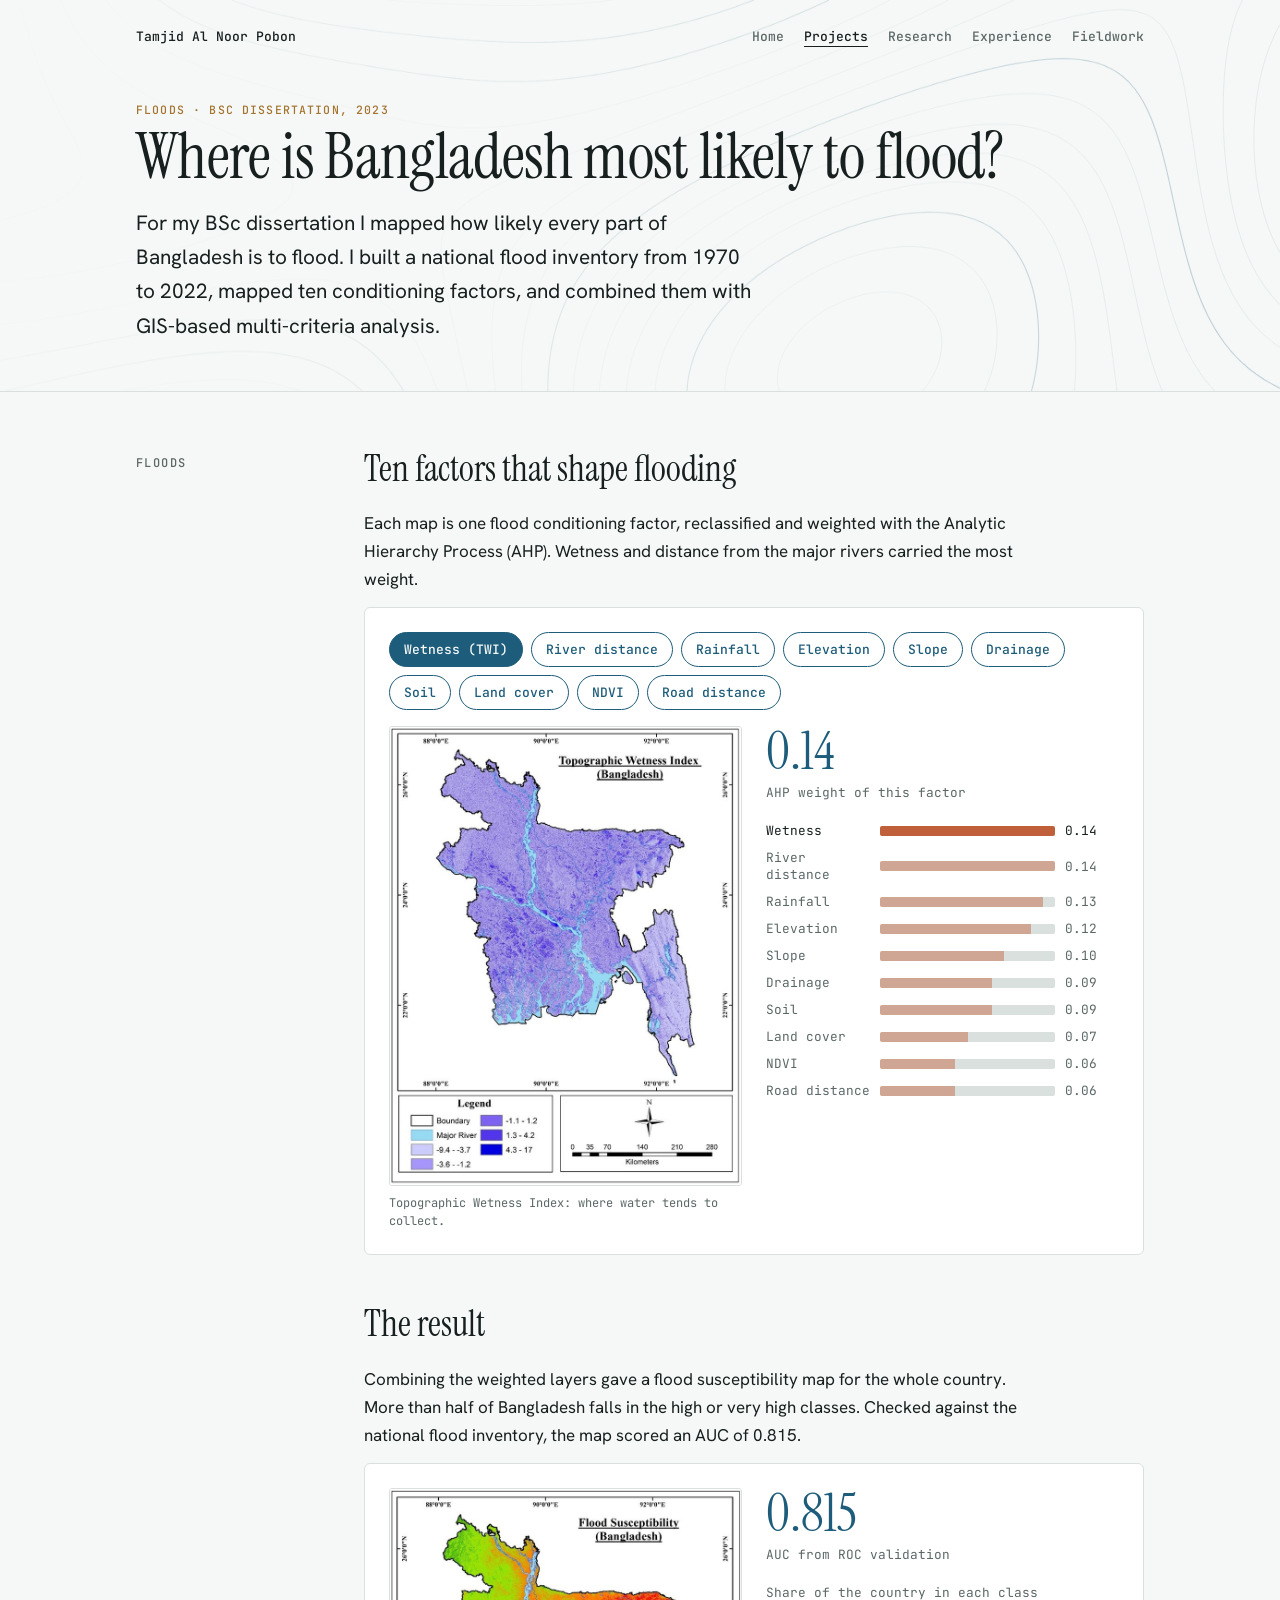
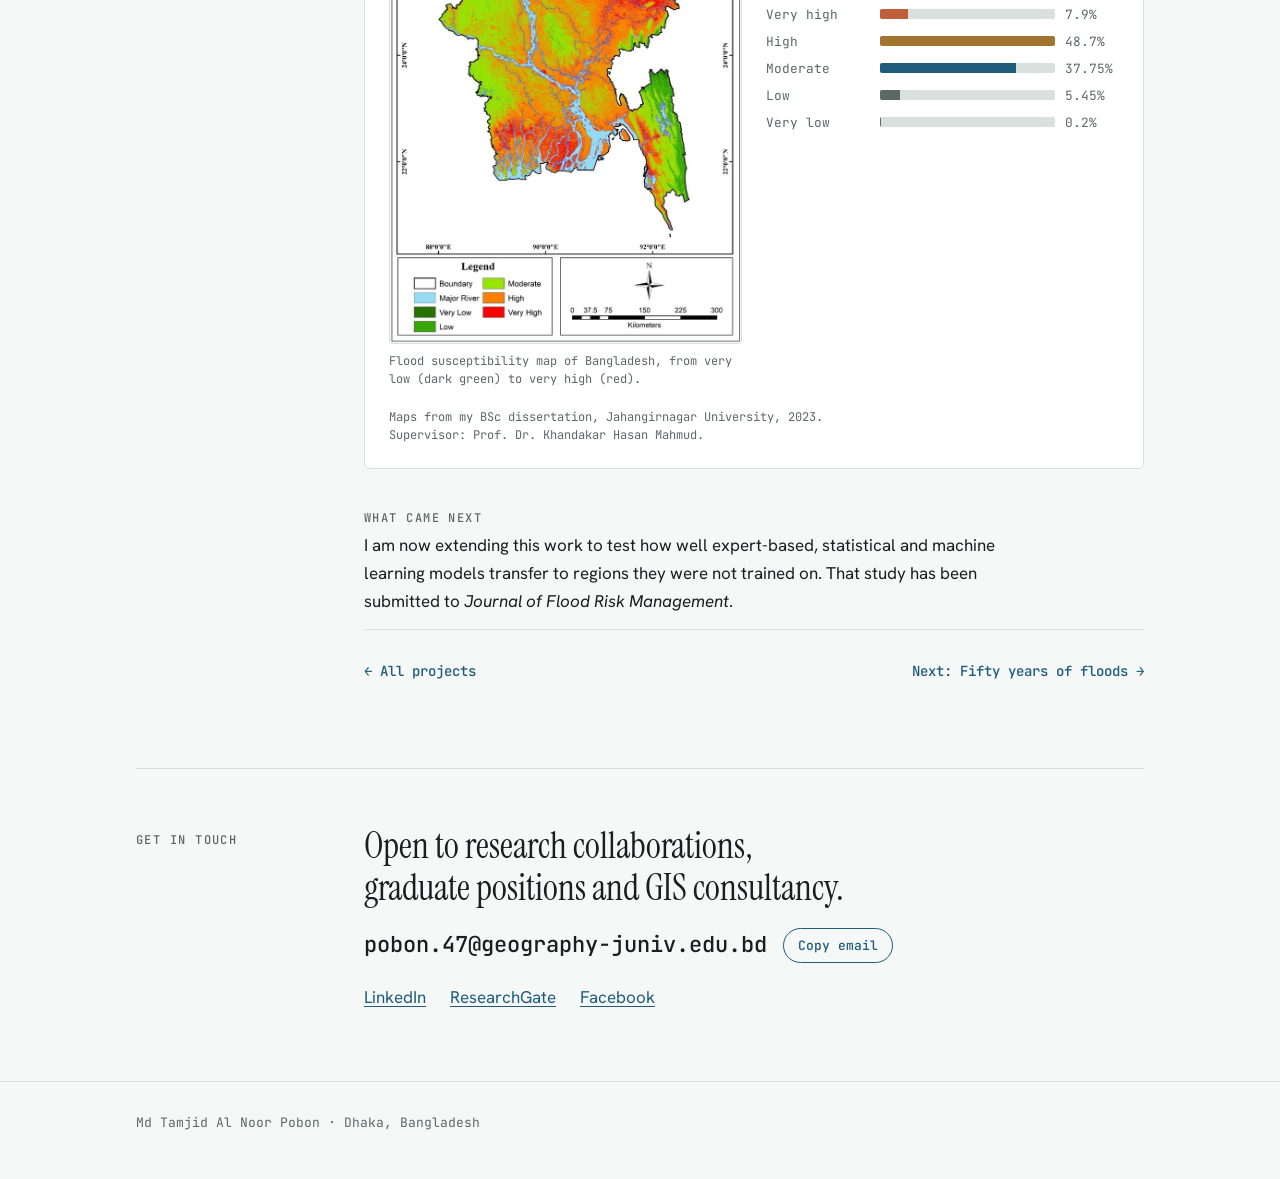
<file: susceptibility.html>
<!doctype html>
<html lang="en">
<head>
<meta charset="utf-8">
<meta name="viewport" content="width=device-width, initial-scale=1, viewport-fit=cover">
<title>Flood Susceptibility of Bangladesh</title>
<meta name="description" content="For my BSc dissertation I mapped how likely every part of Bangladesh is to flood. I built a national flood inventory from 1970 to 2022, mapped ten conditio">
<link rel="preconnect" href="https://fonts.googleapis.com">
<link rel="stylesheet" href="https://fonts.googleapis.com/css2?family=Instrument+Serif:ital@0;1&family=Hanken+Grotesk:wght@400;500;600&family=JetBrains+Mono:wght@400;500&display=swap">
<link rel="stylesheet" href="style.css?v=20261027">
<style>html,body{margin:0}img{max-width:100%}</style>
</head>
<body>
<header>
  <canvas id="contours" aria-hidden="true"></canvas>
  <div class="wrap hero hero-sm">
    <nav aria-label="Pages">
      <a class="home" href="index.html">Tamjid Al Noor Pobon</a>
      <ul><li><a href="index.html">Home</a></li><li><a href="index.html#projects" aria-current="page">Projects</a></li><li><a href="research.html">Research</a></li><li><a href="experience.html">Experience</a></li><li><a href="fieldwork.html">Fieldwork</a></li></ul>
    </nav>
    <div class="kind">Floods · BSc dissertation, 2023</div>
    <h1 class="pagetitle">Where is Bangladesh most likely to flood?</h1>
    <p class="lede" style="margin:0;max-width:52ch">For my BSc dissertation I mapped how likely every part of Bangladesh is to flood. I built a national flood inventory from 1970 to 2022, mapped ten conditioning factors, and combined them with GIS-based multi-criteria analysis.</p>
  </div>
</header>

<main class="wrap">
  <section>
    <div class="label">Floods</div>
    <div class="content">
      <h2>Ten factors that shape flooding</h2>
      <p>Each map is one flood conditioning factor, reclassified and weighted with the Analytic Hierarchy Process (AHP). Wetness and distance from the major rivers carried the most weight.</p>
      <div class="feature">
        <div class="tabs" role="tablist" aria-label="Conditioning factor">
          <button type="button" role="tab" data-f="fs_twi" aria-selected="true">Wetness (TWI)</button>
          <button type="button" role="tab" data-f="fs_river" aria-selected="false">River distance</button>
          <button type="button" role="tab" data-f="fs_rainfall" aria-selected="false">Rainfall</button>
          <button type="button" role="tab" data-f="fs_elevation" aria-selected="false">Elevation</button>
          <button type="button" role="tab" data-f="fs_slope" aria-selected="false">Slope</button>
          <button type="button" role="tab" data-f="fs_drainage" aria-selected="false">Drainage</button>
          <button type="button" role="tab" data-f="fs_soil" aria-selected="false">Soil</button>
          <button type="button" role="tab" data-f="fs_lulc" aria-selected="false">Land cover</button>
          <button type="button" role="tab" data-f="fs_ndvi" aria-selected="false">NDVI</button>
          <button type="button" role="tab" data-f="fs_road" aria-selected="false">Road distance</button>
        </div>
        <div class="cymap">
          <figure><img id="fsimg" src="fs_twi.jpg" width="760" height="992" alt="Map of Topographic Wetness Index across Bangladesh"><figcaption id="fscap">Topographic Wetness Index: where water tends to collect.</figcaption></figure>
          <div>
            <div class="stat" id="fsw" style="color:var(--accent)">0.14</div>
            <div class="statlabel">AHP weight of this factor</div>
            <ul class="bars fsbars" aria-label="AHP weight of each conditioning factor">
            <li data-f="fs_twi" class="on"><span>Wetness</span><span class="track"><span class="fill" style="width:100%;display:block"></span></span><span>0.14</span></li>
            <li data-f="fs_river"><span>River distance</span><span class="track"><span class="fill" style="width:100%;display:block"></span></span><span>0.14</span></li>
            <li data-f="fs_rainfall"><span>Rainfall</span><span class="track"><span class="fill" style="width:93%;display:block"></span></span><span>0.13</span></li>
            <li data-f="fs_elevation"><span>Elevation</span><span class="track"><span class="fill" style="width:86%;display:block"></span></span><span>0.12</span></li>
            <li data-f="fs_slope"><span>Slope</span><span class="track"><span class="fill" style="width:71%;display:block"></span></span><span>0.10</span></li>
            <li data-f="fs_drainage"><span>Drainage</span><span class="track"><span class="fill" style="width:64%;display:block"></span></span><span>0.09</span></li>
            <li data-f="fs_soil"><span>Soil</span><span class="track"><span class="fill" style="width:64%;display:block"></span></span><span>0.09</span></li>
            <li data-f="fs_lulc"><span>Land cover</span><span class="track"><span class="fill" style="width:50%;display:block"></span></span><span>0.07</span></li>
            <li data-f="fs_ndvi"><span>NDVI</span><span class="track"><span class="fill" style="width:43%;display:block"></span></span><span>0.06</span></li>
            <li data-f="fs_road"><span>Road distance</span><span class="track"><span class="fill" style="width:43%;display:block"></span></span><span>0.06</span></li>
            </ul>
          </div>
        </div>
      </div>

      <h2 style="margin-top:48px">The result</h2>
      <p>Combining the weighted layers gave a flood susceptibility map for the whole country. More than half of Bangladesh falls in the high or very high classes. Checked against the national flood inventory, the map scored an AUC of 0.815.</p>
      <div class="feature">
        <div class="cymap">
          <figure><img src="fs_final.jpg" width="760" height="983" alt="Flood susceptibility map of Bangladesh in five classes from very low to very high"><figcaption>Flood susceptibility map of Bangladesh, from very low (dark green) to very high (red).</figcaption></figure>
          <div>
            <div class="stat" style="color:var(--accent)">0.815</div>
            <div class="statlabel">AUC from ROC validation</div>
            <div class="statlabel" style="margin:20px 0 4px">Share of the country in each class</div>
            <ul class="bars" style="margin:0" aria-label="Share of Bangladesh in each susceptibility class">
            <li><span>Very high</span><span class="track"><span class="fill" style="width:16.2%;display:block;opacity:1;background:var(--erode)"></span></span><span>7.9%</span></li>
            <li><span>High</span><span class="track"><span class="fill" style="width:100.0%;display:block;opacity:1;background:var(--sediment)"></span></span><span>48.7%</span></li>
            <li><span>Moderate</span><span class="track"><span class="fill" style="width:77.5%;display:block;opacity:1;background:var(--accent)"></span></span><span>37.75%</span></li>
            <li><span>Low</span><span class="track"><span class="fill" style="width:11.2%;display:block;opacity:1;background:var(--muted)"></span></span><span>5.45%</span></li>
            <li><span>Very low</span><span class="track"><span class="fill" style="width:0.4%;display:block;opacity:1;background:var(--muted)"></span></span><span>0.2%</span></li>
            </ul>
          </div>
        </div>
        <p class="muted" style="font:400 .75rem/1.5 var(--mono);margin:20px 0 0">Maps from my BSc dissertation, Jahangirnagar University, 2023. Supervisor: Prof. Dr. Khandakar Hasan Mahmud.</p>
      </div>

      <p class="sub">What came next</p>
      <p>I am now extending this work to test how well expert-based, statistical and machine learning models transfer to regions they were not trained on. That study has been submitted to <i>Journal of Flood Risk Management</i>.</p>
      <div class="next"><a href="index.html#projects">← All projects</a><a href="floods.html">Next: Fifty years of floods →</a></div>
    </div>
  </section>
  <section id="contact">
    <div class="label">Get in touch</div>
    <div class="content">
      <h2>Open to research collaborations, graduate positions and GIS consultancy.</h2>
      <div class="contact">
        <span class="email" id="email">pobon.47@geography-juniv.edu.bd</span>
        <button type="button" id="copy">Copy email</button>
      </div>
      <p style="margin-top:20px;display:flex;flex-wrap:wrap;gap:8px 24px"><a href="https://www.linkedin.com/in/md-tamjid-al-noor-pobon-41398a192">LinkedIn</a><a href="https://www.researchgate.net/profile/Md-Tamjid-Al-Noor-Pobon">ResearchGate</a><a href="https://www.facebook.com/share/1GdF9u3Dz2/">Facebook</a></p>
    </div>
  </section>
</main>

<footer>
  <div class="wrap">Md Tamjid Al Noor Pobon · Dhaka, Bangladesh</div>
</footer>
<script src="script.js?v=20261027"></script>
</body>
</html>
</file>
<file: style.css>
/* Layout: a single map-sheet column; left margin carries section labels like a map legend, a contour field sits behind the header. */
:root{
  --bg:#f6f8f7; --surface:#ffffff; --fg:#17201f; --muted:#5b6866; --line:#d9e0de;
  --accent:#1d5c7a; --sediment:#a3742f; --erode:#c0603a; --water:#d6e6ee; --good:#2e7d32; --contour:#1d5c7a;
  --display:"Instrument Serif", Georgia, "Times New Roman", serif;
  --body:"Hanken Grotesk", system-ui, -apple-system, "Segoe UI", sans-serif;
  --mono:"JetBrains Mono", ui-monospace, Menlo, Consolas, monospace;
}
@media (prefers-color-scheme: dark){:root:not([data-theme="light"]){
  --bg:#0f1515; --surface:#151d1d; --fg:#e4ebe9; --muted:#93a29f; --line:#26312f;
  --accent:#7cb8d6; --sediment:#d3a35e; --erode:#e08a63; --water:#173040; --good:#7cc684; --contour:#7cb8d6; color-scheme:dark}}
:root[data-theme="dark"]{
  --bg:#0f1515; --surface:#151d1d; --fg:#e4ebe9; --muted:#93a29f; --line:#26312f;
  --accent:#7cb8d6; --sediment:#d3a35e; --erode:#e08a63; --water:#173040; --good:#7cc684; --contour:#7cb8d6; color-scheme:dark}

*{box-sizing:border-box}
body{background:var(--bg);color:var(--fg);font:400 1.0625rem/1.65 var(--body);-webkit-font-smoothing:antialiased}
a{color:var(--accent);text-decoration-thickness:1px;text-underline-offset:3px}
a.plain{color:inherit;text-decoration:none}
a.plain:hover{color:var(--accent);text-decoration:underline}
a:focus-visible,button:focus-visible{outline:2px solid var(--accent);outline-offset:3px;border-radius:2px}
.wrap{max-width:1040px;margin:0 auto;padding-left:max(16px, env(safe-area-inset-left, 0px));padding-right:max(16px, env(safe-area-inset-right, 0px))}

header{position:relative;overflow:hidden;border-bottom:1px solid var(--line)}
#contours{position:absolute;inset:0;width:100%;height:100%;opacity:.55;pointer-events:none}
.hero{position:relative;padding-block:28px 64px}
nav{display:flex;flex-wrap:wrap;gap:6px 22px;justify-content:space-between;align-items:baseline;font:500 .8125rem/1.4 var(--mono);color:var(--muted);margin-bottom:72px}
nav ul{display:flex;flex-wrap:wrap;gap:6px 20px;list-style:none;margin:0;padding:0}
nav a{color:var(--muted);text-decoration:none}
nav a:hover{color:var(--accent)}
h1{font:400 clamp(2.75rem,8vw,5.5rem)/1 var(--display);letter-spacing:-.01em;margin:0 0 20px;text-wrap:balance}
h1 em{color:var(--accent)}
.lede{font-size:clamp(1.125rem,2.2vw,1.3rem);max-width:40ch;margin:0 0 28px}
.meta{display:flex;flex-wrap:wrap;gap:10px 28px;font:400 .875rem/1.4 var(--mono);color:var(--muted)}
.meta b{color:var(--fg);font-weight:500}

section{display:grid;grid-template-columns:180px minmax(0,1fr);gap:24px 48px;padding-block:56px;border-bottom:1px solid var(--line)}
section:last-of-type{border-bottom:0}
.label{font:500 .75rem/1.5 var(--mono);text-transform:uppercase;letter-spacing:.12em;color:var(--muted);padding-top:6px}
.label span{display:block;color:var(--sediment);margin-bottom:4px;letter-spacing:.04em}
h2{font:400 clamp(1.75rem,3.5vw,2.25rem)/1.15 var(--display);margin:0 0 20px;text-wrap:balance}
h3{font:600 1.0625rem/1.4 var(--body);margin:0}
p{margin:0 0 14px;max-width:66ch}
.content{min-width:0}
.muted{color:var(--muted)}

.interests{list-style:none;margin:8px 0 0;padding:0;border-top:1px solid var(--line)}
.interests li{padding:16px 0;border-bottom:1px solid var(--line);display:flex;gap:12px;align-items:baseline}
.interests li::before{content:"";flex:none;width:8px;height:8px;border:1.5px solid var(--accent);border-radius:50%;transform:translateY(-2px)}
.interests span{display:block;color:var(--muted);font-size:.975rem;max-width:62ch}

.role{display:flex;flex-wrap:wrap;justify-content:space-between;gap:4px 16px;align-items:baseline;margin-bottom:6px}
.when{font:400 .8125rem/1.4 var(--mono);color:var(--muted);font-variant-numeric:tabular-nums;white-space:nowrap}
.org{color:var(--muted);margin:0 0 18px}
.projects{list-style:none;padding:0;margin:24px 0 0;border-top:1px solid var(--line)}
.projects li{display:grid;grid-template-columns:minmax(0,1fr) auto;gap:4px 20px;padding:18px 0;border-bottom:1px solid var(--line)}
.projects li.group{display:block;font:500 .72rem/1.4 var(--mono);text-transform:uppercase;letter-spacing:.1em;color:var(--accent);padding:22px 0 4px;border-bottom:0}
.projects p{grid-column:1/-1;margin:2px 0 0;color:var(--muted);font-size:.975rem}
.client{font:400 .75rem/1.5 var(--mono);color:var(--sediment);text-align:right;max-width:22ch}

.entry{padding-block:16px;border-top:1px solid var(--line)}
.entry:first-of-type{border-top:0;padding-top:0}
.kind{font:500 .72rem/1.4 var(--mono);text-transform:uppercase;letter-spacing:.1em;color:var(--sediment);margin-bottom:6px}
.entry h3{font:400 1.375rem/1.3 var(--display)}
.entry ul{margin:10px 0 0;padding-left:1.1em;color:var(--muted);font-size:.975rem;max-width:66ch}
.entry ul li{margin-bottom:4px}
.pill{display:inline-block;font:500 .72rem/1 var(--mono);padding:5px 8px;border:1px solid var(--accent);color:var(--accent);border-radius:999px;vertical-align:middle;margin-left:6px;letter-spacing:.03em}

/* Featured study */
.feature{margin:8px 0 32px;padding:24px;background:var(--surface);border:1px solid var(--line);border-radius:6px}
.feature .top{display:grid;grid-template-columns:minmax(0,1fr) minmax(0,1fr);gap:24px;align-items:start;margin-bottom:28px}
figure{margin:0}
figure img{display:block;width:100%;height:auto;border:1px solid var(--line);border-radius:3px;background:#fff}
figcaption{font:400 .75rem/1.5 var(--mono);color:var(--muted);margin-top:8px}
.tabs{display:flex;flex-wrap:wrap;gap:8px;margin-bottom:16px}
.tabs button{font:500 .8125rem var(--mono);color:var(--accent);background:transparent;border:1px solid var(--accent);border-radius:999px;padding:8px 14px;cursor:pointer}
.tabs button[aria-selected="true"],.tabs button:hover{background:var(--accent);color:var(--bg)}
.cymap{display:grid;grid-template-columns:minmax(0,1fr) minmax(0,1fr);gap:24px;align-items:start}
.cymap figure{max-width:420px}
.stat{font:400 3.25rem/1 var(--display);color:var(--erode);font-variant-numeric:tabular-nums}
.statlabel{font:400 .8rem/1.4 var(--mono);color:var(--muted);margin:6px 0 16px}
.bars{list-style:none;padding:0;margin:20px 0 0;display:grid;gap:10px}
.bars li{display:grid;grid-template-columns:64px minmax(0,1fr) 54px;gap:10px;align-items:center;font:400 .8rem var(--mono);color:var(--muted);font-variant-numeric:tabular-nums}
.bars .track{height:10px;background:var(--line);border-radius:2px;overflow:hidden}
.bars .fill{height:100%;background:var(--erode);opacity:.45;transition:opacity .2s}
.bars li.on{color:var(--fg)}
.bars li.on .fill{opacity:1}
.areas{display:grid;gap:16px;margin:0;align-content:start}
.areas dt{font:500 .75rem/1.5 var(--mono);text-transform:uppercase;letter-spacing:.1em;margin-bottom:4px}
.areas dd{margin:0;font-size:.95rem;color:var(--muted)}
.min0{min-width:0}
.tablewrap{overflow-x:auto}
table.gz{border-collapse:collapse;width:100%;font-size:.92rem;font-variant-numeric:tabular-nums}
table.gz th{font:500 .7rem/1.4 var(--mono);text-transform:uppercase;letter-spacing:.08em;color:var(--muted);text-align:left;padding:0 10px 8px 0;border-bottom:1px solid var(--line)}
table.gz td{padding:9px 10px 9px 0;border-bottom:1px solid var(--line)}
table.gz td:nth-child(2),table.gz td:nth-child(4),table.gz th:nth-child(2),table.gz th:nth-child(4){text-align:right}
.method{margin-top:32px;padding-top:24px;border-top:1px solid var(--line)}
.toggle{display:flex;gap:8px;margin-bottom:12px;flex-wrap:wrap}
.toggle button{font:500 .8125rem var(--mono);color:var(--accent);background:transparent;border:1px solid var(--accent);border-radius:999px;padding:8px 14px;cursor:pointer}
.toggle button[aria-pressed="true"],.toggle button:hover{background:var(--accent);color:var(--bg)}
.shore{width:100%;max-width:640px;height:auto;display:block;border:1px solid var(--line);border-radius:3px}
.shore .fade{transition:opacity .6s ease}
.legend{display:flex;flex-wrap:wrap;gap:6px 16px;font:400 .72rem/1.4 var(--mono);color:var(--muted);margin-top:10px}
.legend i{display:inline-block;width:14px;height:0;border-top:2px solid;vertical-align:middle;margin-right:6px}
.steps{list-style:none;counter-reset:s;padding:0;margin:16px 0 0;max-width:640px}
.steps li{counter-increment:s;display:grid;grid-template-columns:28px minmax(0,1fr);gap:8px;padding:8px 0;border-top:1px dashed var(--line);font-size:.92rem}
.steps li::before{content:counter(s);font:500 .75rem/1.9 var(--mono);color:var(--accent)}

.talks{list-style:none;padding:0;margin:8px 0 0}
.talks li{padding:12px 0;border-top:1px solid var(--line)}
.talks .t{font-weight:500}
.talks .v{color:var(--muted);font-size:.95rem}
.sub{font:500 .75rem/1.5 var(--mono);text-transform:uppercase;letter-spacing:.12em;color:var(--muted);margin:40px 0 4px}

.timeline{list-style:none;padding:0;margin:0}
.timeline li{display:grid;grid-template-columns:64px minmax(0,1fr);gap:16px;padding:14px 0;border-top:1px solid var(--line)}
.timeline .yr{font:500 .9rem/1.5 var(--mono);color:var(--accent);font-variant-numeric:tabular-nums}
.timeline .place{font-weight:500}
.timeline .what{color:var(--muted);font-size:.95rem}

.cols{display:grid;grid-template-columns:repeat(2,minmax(0,1fr));gap:32px}
.edu{display:grid;gap:18px}
.gpa{font:500 1.75rem/1 var(--display);color:var(--accent)}
.gpa small{font:400 .8rem var(--mono);color:var(--muted);margin-left:4px}
.skills{display:grid;gap:18px;margin:0}
.skills dt{font:500 .75rem/1.5 var(--mono);text-transform:uppercase;letter-spacing:.1em;color:var(--muted);margin-bottom:6px}
.skills dd{margin:0;display:flex;flex-wrap:wrap;gap:6px}
.tag{font-size:.9rem;padding:4px 10px;background:var(--surface);border:1px solid var(--line);border-radius:4px}
.awards{list-style:none;padding:0;margin:0}
.awards li{display:grid;grid-template-columns:minmax(0,1fr) auto;gap:4px 16px;padding:12px 0;border-top:1px solid var(--line)}
.awards .by{grid-column:1/-1;color:var(--muted);font-size:.925rem}

.contact{display:flex;flex-wrap:wrap;align-items:center;gap:12px 16px;margin-top:8px}
.email{font:500 clamp(1rem,2.6vw,1.375rem)/1.3 var(--mono);color:var(--fg);user-select:all;word-break:break-all}
#copy{font:500 .8125rem var(--mono);color:var(--accent);background:transparent;border:1px solid var(--accent);border-radius:999px;padding:8px 14px;cursor:pointer}
#copy:hover{background:var(--accent);color:var(--bg)}
footer{padding-block:32px 48px;font:400 .8125rem var(--mono);color:var(--muted);border-top:1px solid var(--line)}

@media (max-width:760px){
  section{grid-template-columns:minmax(0,1fr);gap:12px;padding-block:44px}
  .cols,.feature .top,.cymap{grid-template-columns:minmax(0,1fr)}
  nav{margin-bottom:48px}
  .client{text-align:left}
  .projects li{grid-template-columns:minmax(0,1fr)}
  .feature{padding:16px}
}
@media (prefers-reduced-motion:reduce){*{transition:none!important}}
/* multi-page additions */
.hero-sm{padding-block:28px 48px}
.hero-sm nav{margin-bottom:56px}
.pagetitle{font:400 clamp(2.4rem,6vw,4rem)/1.02 var(--display);letter-spacing:-.01em;margin:0 0 16px;text-wrap:balance}
nav a[aria-current="page"]{color:var(--fg);text-decoration:underline;text-underline-offset:5px}
nav .home{color:var(--fg);text-decoration:none;font-weight:500}
.cards{display:grid;grid-template-columns:repeat(2,minmax(0,1fr));gap:20px}
.card{display:flex;flex-direction:column;background:var(--surface);border:1px solid var(--line);border-radius:6px;overflow:hidden;color:inherit;text-decoration:none;transition:border-color .2s}
.card:hover{border-color:var(--accent)}
.card img{display:block;width:100%;height:auto;aspect-ratio:4/3;object-fit:cover;object-position:center 40%;background:#fff;border-bottom:1px solid var(--line)}
.card .body{padding:16px 18px 20px;display:flex;flex-direction:column;gap:6px}
.card h3{font:400 1.4rem/1.2 var(--display)}
.card p{margin:0;color:var(--muted);font-size:.95rem}
.card .go{font:500 .78rem var(--mono);color:var(--accent);margin-top:6px}
.next{display:flex;flex-wrap:wrap;justify-content:space-between;gap:12px;padding-block:32px;border-top:1px solid var(--line);font:500 .875rem var(--mono)}
.next a{text-decoration:none}
@media (max-width:760px){.cards{grid-template-columns:minmax(0,1fr)}}

.hobbies{list-style:none;padding:0;margin:8px 0 0;display:grid;grid-template-columns:repeat(2,minmax(0,1fr));gap:0 32px;border-top:1px solid var(--line)}
.hobbies li{padding:16px 0;border-bottom:1px solid var(--line);display:flex;flex-direction:column;gap:2px}
.hobbies b{font:400 1.35rem/1.25 var(--display)}
.hobbies span{color:var(--muted);font-size:.95rem}
@media (max-width:560px){.hobbies{grid-template-columns:minmax(0,1fr)}}

.card.wide{grid-column:1/-1;flex-direction:row}
.card.wide img{width:46%;aspect-ratio:4/3;border-bottom:0;border-right:1px solid var(--line)}
.card.wide .body{justify-content:center;padding:20px 24px}
@media (max-width:760px){.card.wide{flex-direction:column}.card.wide img{width:100%;border-right:0;border-bottom:1px solid var(--line)}}
.bars li{grid-template-columns:104px minmax(0,1fr) 54px}

/* intro photo */
.intro{display:grid;grid-template-columns:minmax(0,1fr) minmax(0,300px);gap:32px 56px;align-items:center}
.intro-text{min-width:0}
.portrait{margin:0;position:relative}
.portrait img{display:block;width:100%;height:auto;aspect-ratio:4/5;object-fit:cover;border-radius:4px;border:1px solid var(--line);box-shadow:10px 10px 0 -1px var(--surface),10px 10px 0 0 var(--line)}
@media (max-width:760px){
  .intro{grid-template-columns:minmax(0,1fr)}
  .portrait{order:-1;max-width:220px}
}

.intro h1{font-size:clamp(1.75rem,4.4vw,3.5rem);line-height:1.05;white-space:nowrap}

/* fieldwork gallery */
.gallery{display:grid;grid-template-columns:repeat(3,minmax(0,1fr));gap:12px;margin-top:16px}
.gallery figure{margin:0;min-width:0}
.gallery img{display:block;width:100%;height:auto;aspect-ratio:4/3;object-fit:cover;border-radius:3px;border:1px solid var(--line);background:var(--surface)}
.gallery figcaption{font:400 .72rem/1.45 var(--mono);color:var(--muted);margin-top:6px}
@media (max-width:760px){.gallery{grid-template-columns:repeat(2,minmax(0,1fr))}}
.gallery figure.wide{grid-column:1/-1}
.gallery figure.wide img{aspect-ratio:21/8;object-position:center 42%}
.gallery figure.span2{grid-column:span 2}
.gallery figure.span2{display:flex;flex-direction:column}
.gallery figure.span2 img{flex:1 1 auto;height:0;min-height:0;aspect-ratio:auto;object-fit:cover}
@media (max-width:760px){.gallery figure.span2 img{flex:none;height:auto;aspect-ratio:8/3}}
.gallery figure.top img{object-position:center 25%}
.gallery{grid-auto-flow:row dense}
.credit{font:400 .72rem/1.5 var(--mono);color:var(--muted);margin:10px 0 0}
.gallery figure.pos55 img{object-position:center 55%}
</file>
